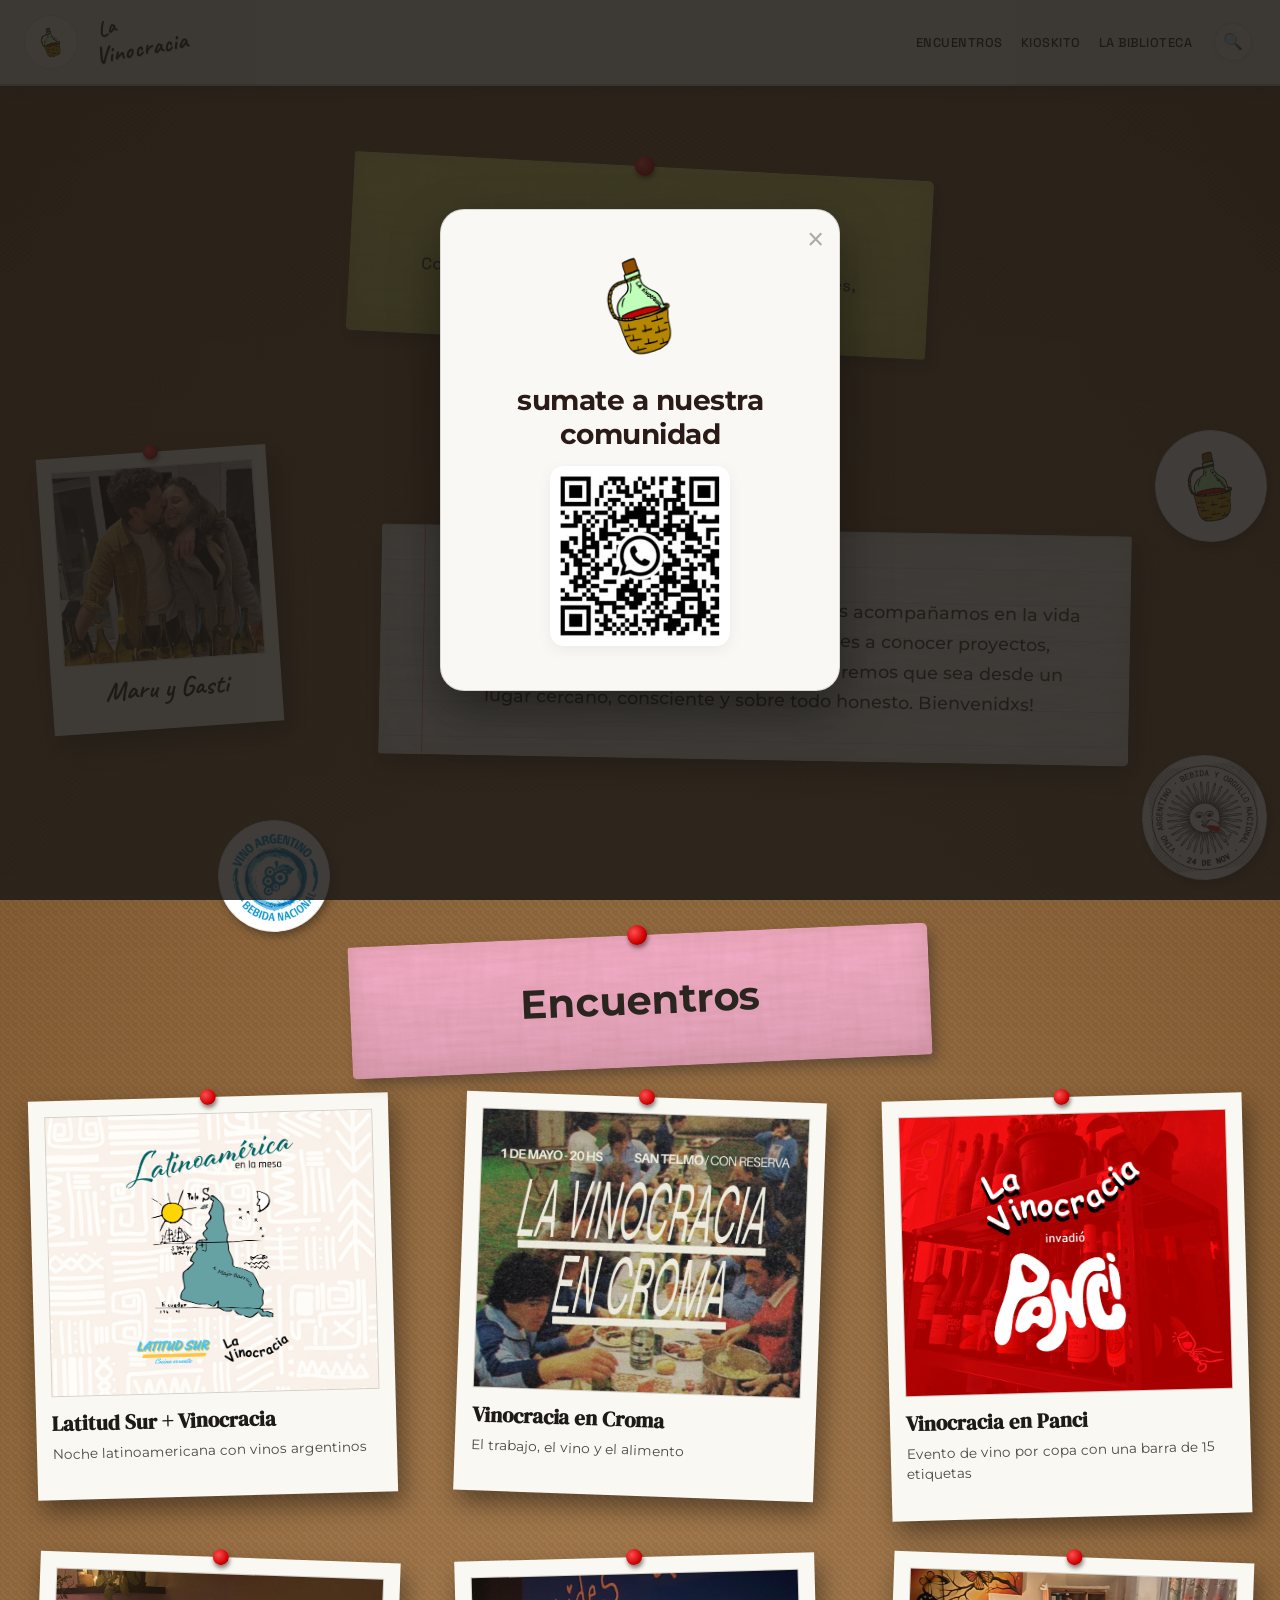
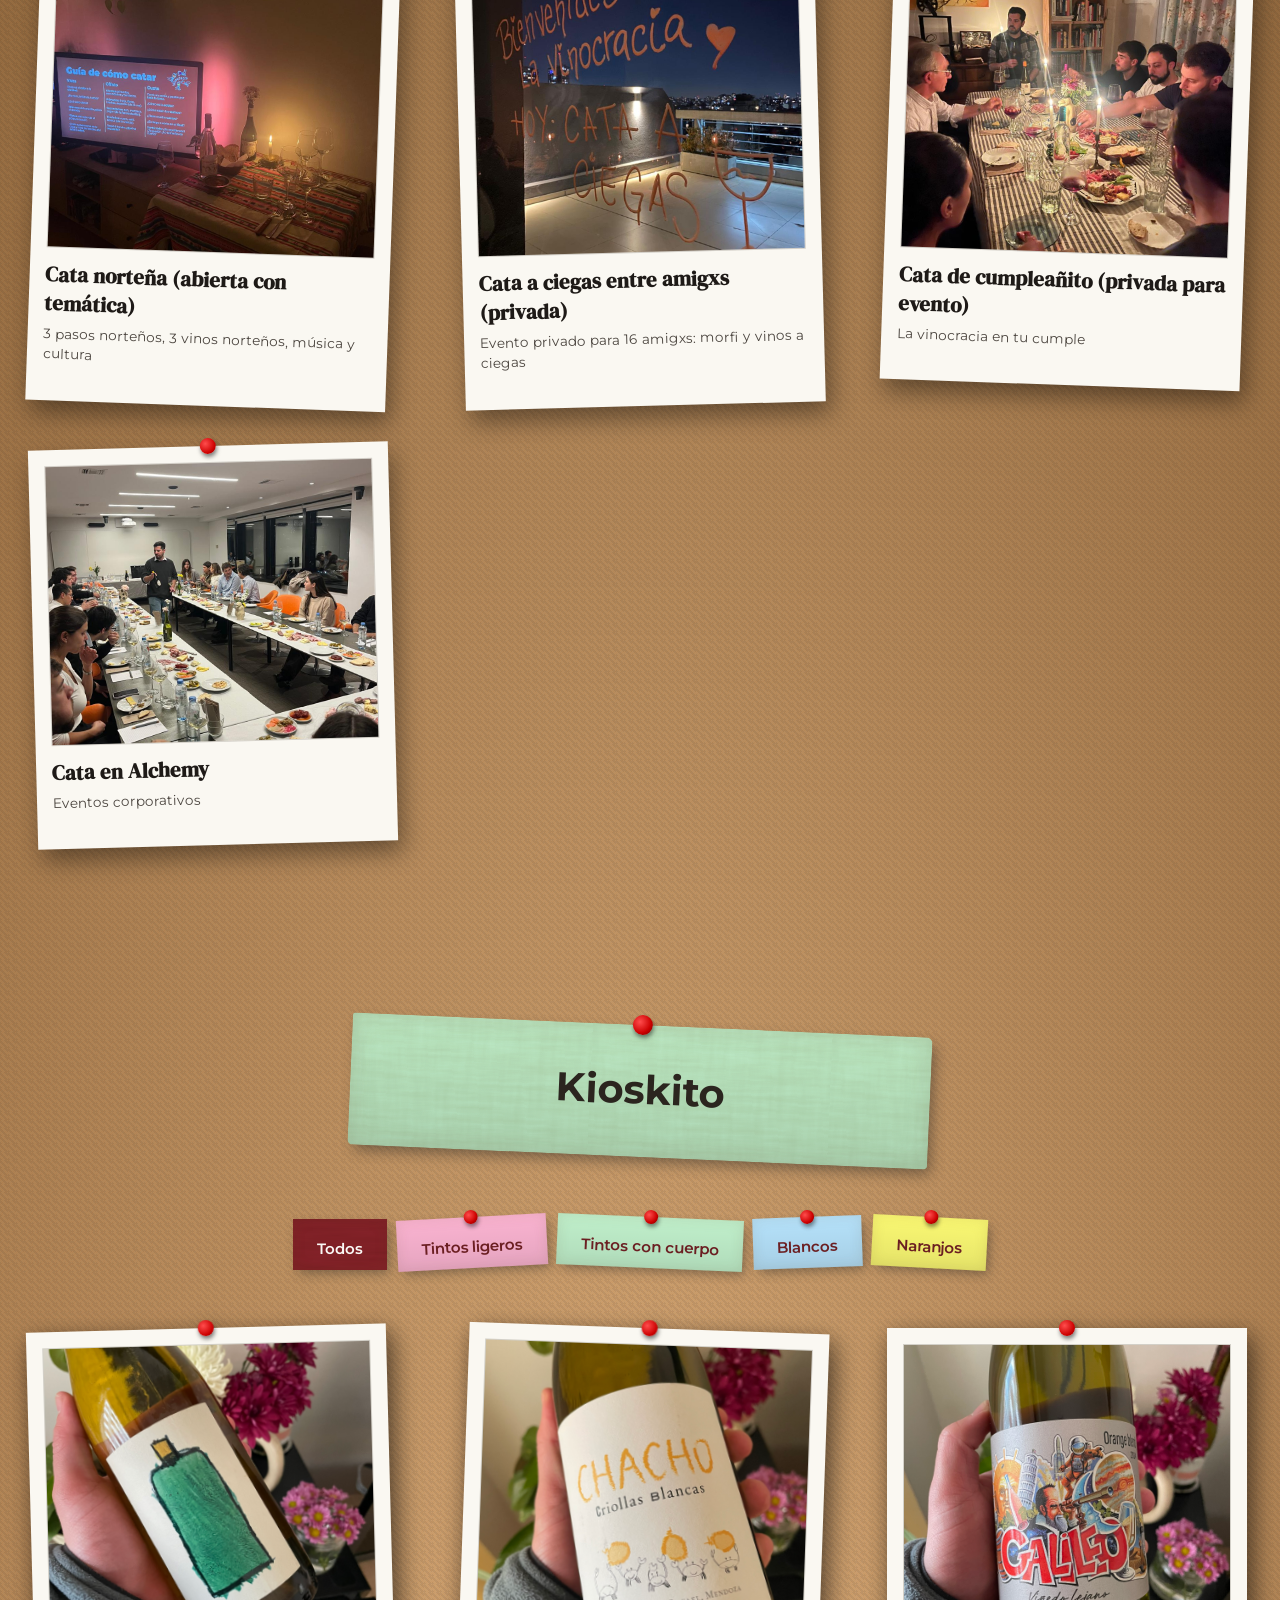
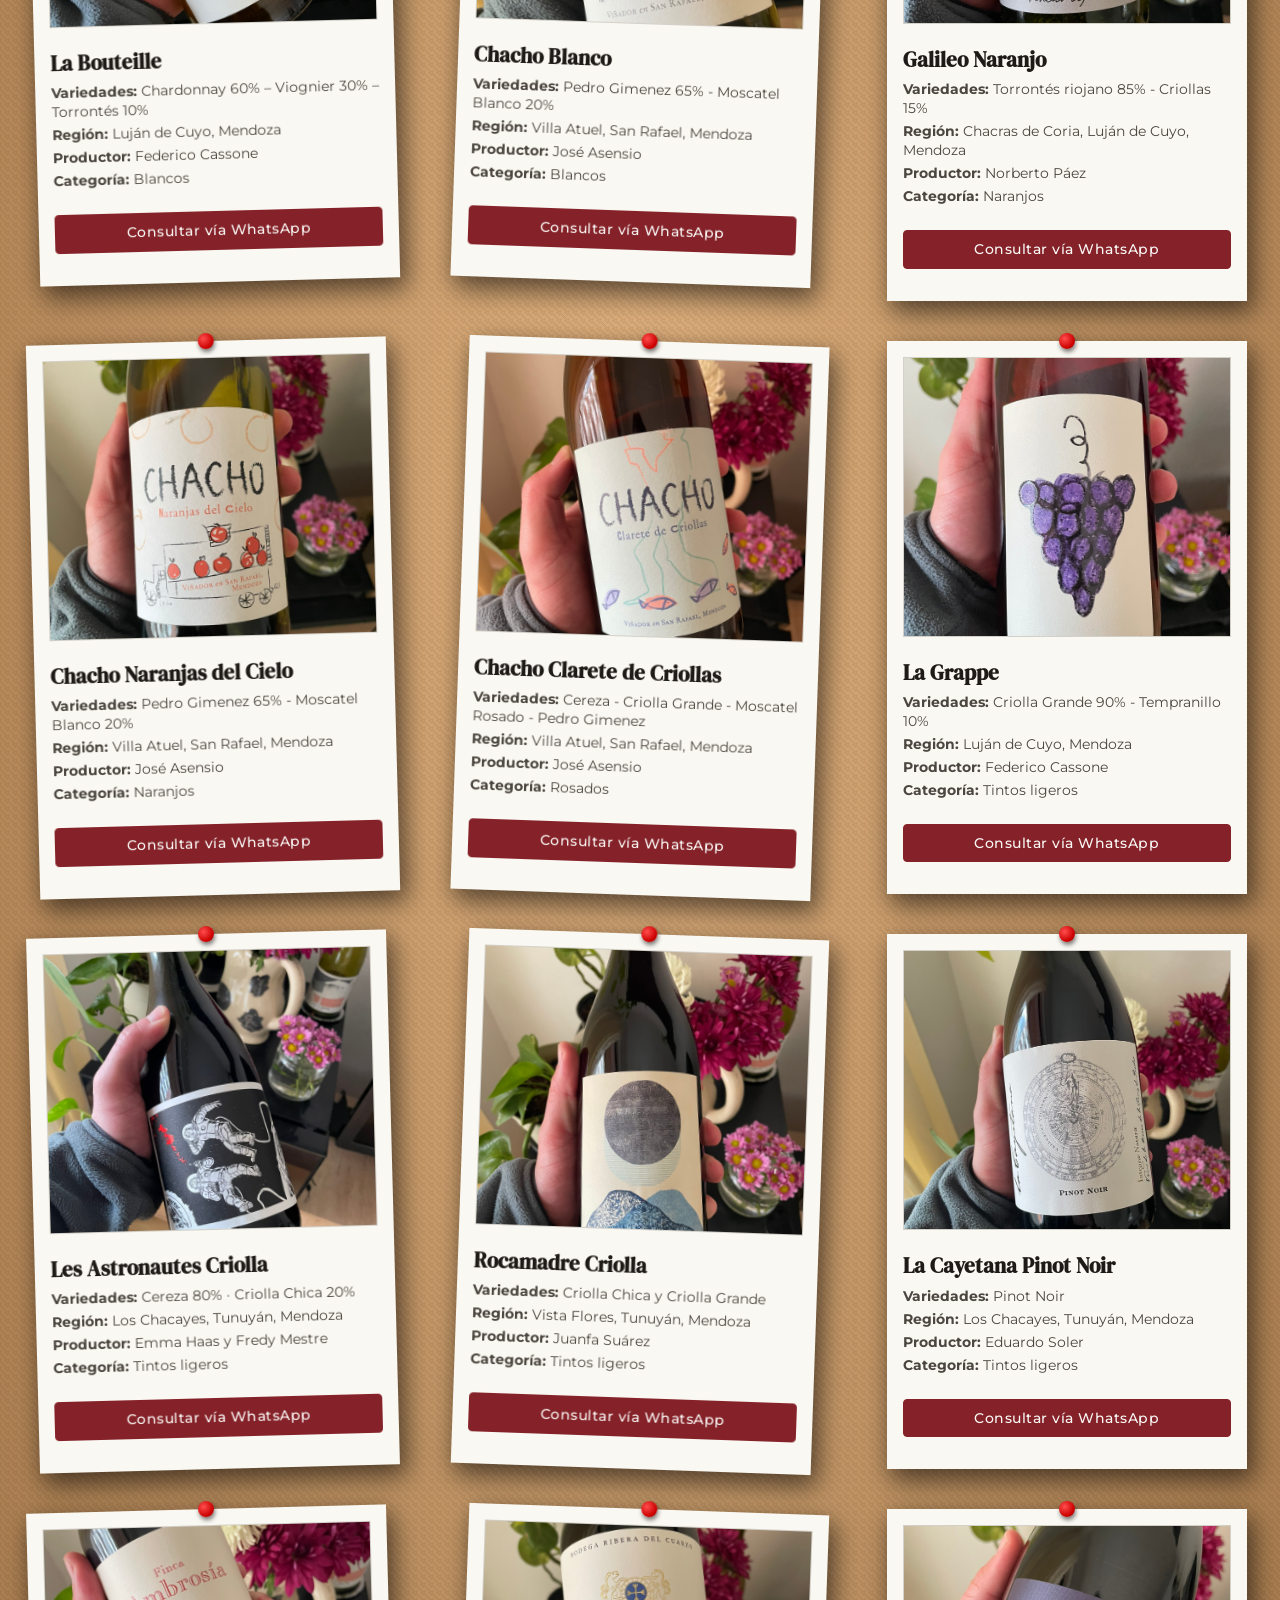
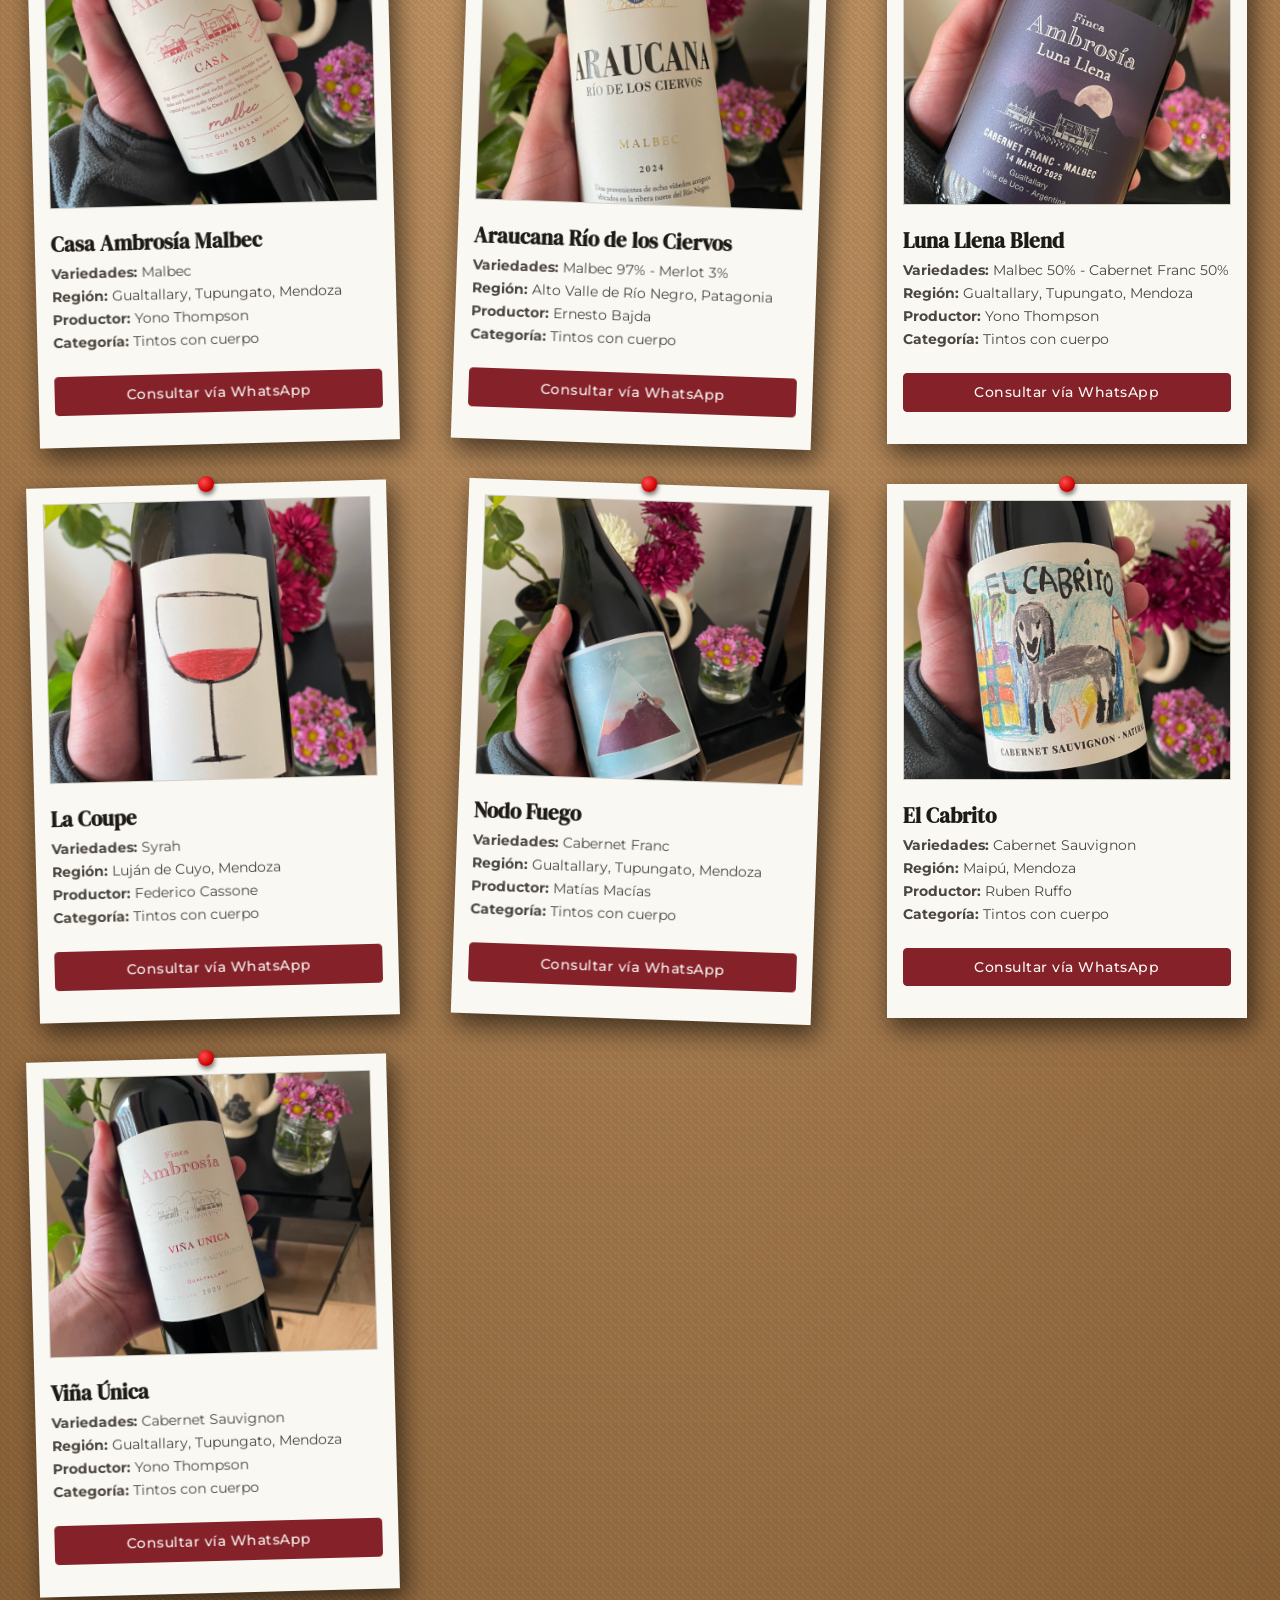
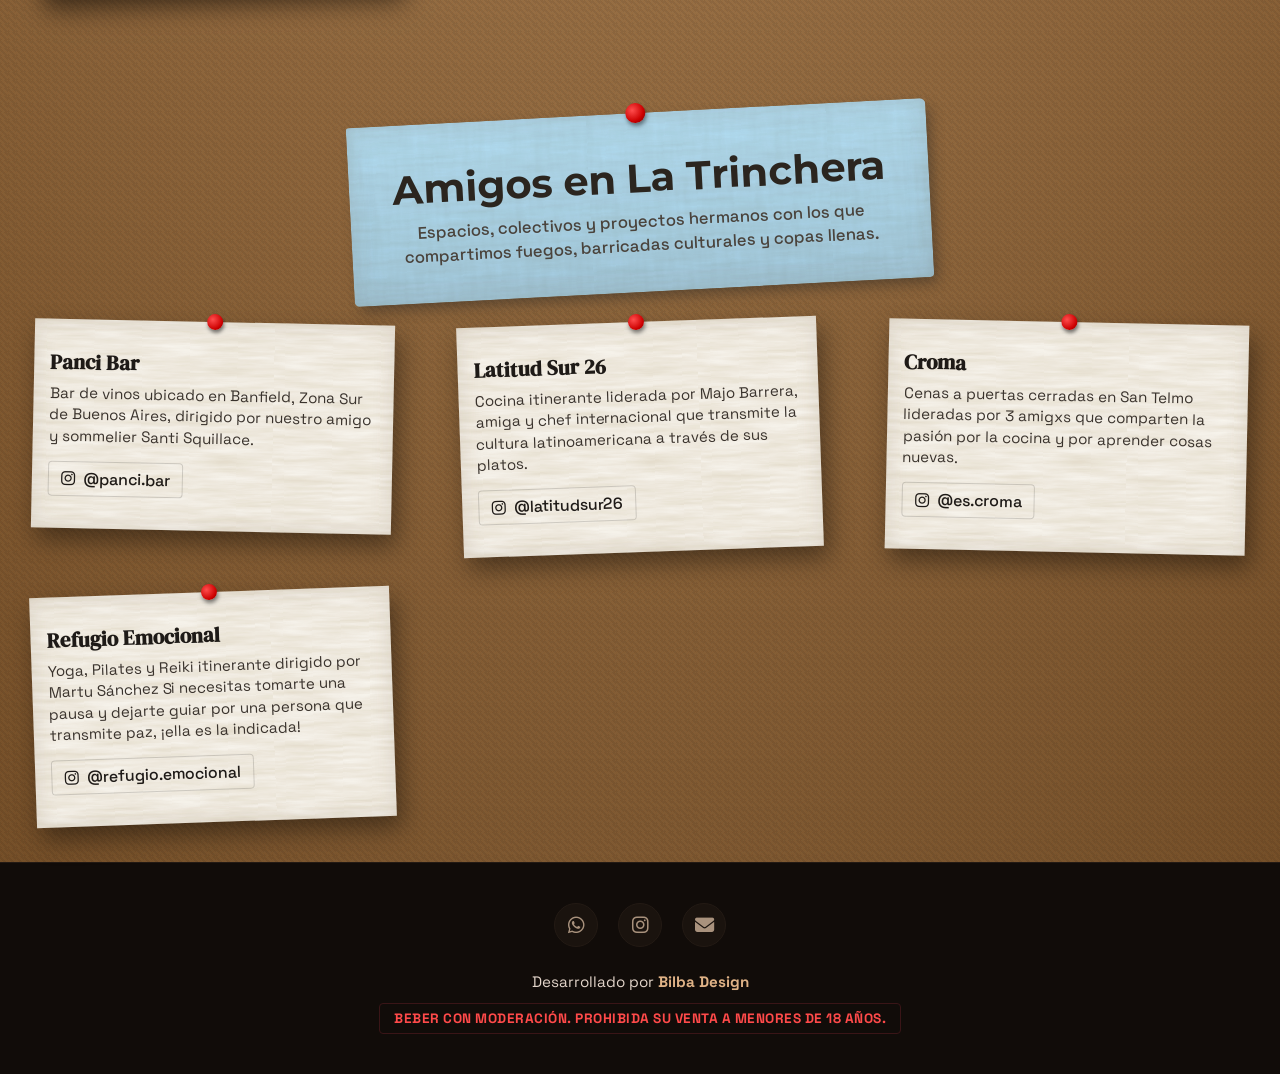
<file: index.html>
<!DOCTYPE html>
<html lang="es">
<head>
    <meta charset="UTF-8">
    <meta name="viewport" content="width=device-width, initial-scale=1.0">
    <title>La Vinocracia</title>
    
    <link rel="icon" href="img/Main/logo01.png" type="image/png">
    
    <link rel="stylesheet" href="https://cdnjs.cloudflare.com/ajax/libs/font-awesome/6.4.0/css/all.min.css">
    
    <link rel="stylesheet" href="estilos.css"> <!-- estilos.css no se movió, se mantiene -->
    <link rel="stylesheet" href="kioskito/kioskito.css">
    <link rel="stylesheet" href="footer.css">
</head>
<body>

    <!-- El contenedor del navbar se cargará aquí -->
    <div id="navbar-container"></div>

    <!-- El contenedor del modal se cargará aquí -->
    <div id="modal-container"></div>

    <!-- ========================================== -->
    <!-- VISTA DE BÚSQUEDA INMERSIVA (OVERLAY)      -->
    <!-- ========================================== -->
    <div id="search-overlay" class="search-overlay-container">
    
    <!-- El panel ahora envuelve a la X para que quede dentro del fondo beige -->
    <div class="search-overlay-content">
        <button id="search-overlay-close" class="search-overlay-close-btn" aria-label="Cerrar búsqueda">&times;</button>
        
        <!-- Vista 1: Buscador y Grilla de Resultados -->
        <div id="search-view">
            <div class="search-input-wrapper">
                <input type="text" id="search-overlay-input" class="search-overlay-input" placeholder="Escribí un vino, bodega o región...">
            </div>
            
            <div id="search-overlay-results" class="search-overlay-grid">
                <!-- Los resultados de la búsqueda aparecerán aquí -->
            </div>
        </div>
    </div>

</div>

    <div id="detail-overlay" class="detail-overlay-container" aria-hidden="true">
        <div class="detail-overlay-card">
            <button id="detail-overlay-close" class="detail-overlay-close-btn" aria-label="Cerrar detalle">&times;</button>
            <div id="detail-overlay-content" class="detail-overlay-content"></div>
        </div>
    </div>

    <!-- HEADER: Ahora actúa como sección base y contiene al Post-it unificado -->
    <header class="hero-section">
        <div class="main-header">
            <h1 class="header-title">La Vinocracia</h1>
            <p class="header-subtitle">Compartimos el vino y el alimento a través de lugares, culturas y personas.</p>
        </div>
    </header>

<section class="manifesto-section">
    <div class="polaroid-nosotros foto-01">
        <div class="polaroid-img-container">
            <img src="img/Main/nosotros01.png" alt="Nosotros 01" class="polaroid-photo">
        </div>
        <div class="polaroid-caption">Maru y Gasti</div>
    </div>

    <div class="manifesto-sticker sticker-vinoarg">
        <img src="img/Main/logo_vinoarg.png" alt="Logo Vino Argentino" class="sticker-img">
    </div>

    <div class="manifesto-content">
        <p>Somos Maru y Gasti, hace mucho tiempo nos acompañamos en la vida y ahora decidimos acompañarlxs a ustedes a conocer proyectos, personas y lugares que nos convocan.
             Queremos que sea desde un lugar cercano, consciente y sobre todo honesto. Bienvenidxs!</p>
    </div>

    <div class="manifesto-sticker sticker-vinocracia">
        <img src="img/Main/logo01.png" alt="Logo La Vinocracia" class="sticker-img">
    </div>
    <div class="manifesto-sticker sticker-noviembre">
        <img src="img/Main/24 de noviembre.jfif" alt="24 de noviembre" class="sticker-img">
    </div>
</section>
 <section id="mendoza" class="events-section">
        <div class="events-container">
            <!-- POST-IT ENCUENTROS -->
            <!-- <div class="section-title-white">
                <h2>Mendoza </h2>
                <h3 class="event-title">Seccion en construcción</h3>
            </div> -->

            <!-- En el cuerpo de tu index.html ENCUENTROS-->
<div id="encuentros-container" class="async-section-loading" aria-busy="true">
    <div class="loading-grid" aria-hidden="true">
        <div class="loading-card"><span class="loading-image"></span><span class="loading-line loading-line-title"></span><span class="loading-line"></span></div>
        <div class="loading-card"><span class="loading-image"></span><span class="loading-line loading-line-title"></span><span class="loading-line"></span></div>
        <div class="loading-card"><span class="loading-image"></span><span class="loading-line loading-line-title"></span><span class="loading-line"></span></div>
    </div>
</div>

<script>
function initEncuentros() {
    // Carga del Navbar
    fetch('navbar.html')
        .then(res => res.text())
        .then(text => {
            document.getElementById('navbar-container').innerHTML = text;
            document.dispatchEvent(new Event('navbarLoaded'));
        });

    // Carga de Encuentros
    fetch('encuentros.html')
        .then(res => res.text())
        .then(html => {
            document.getElementById('encuentros-container').innerHTML = html;
            document.getElementById('encuentros-container').removeAttribute('aria-busy');

            const encuentroCards = document.querySelectorAll('#encuentros-container .event-card');
            const isTouchDevice = window.matchMedia('(hover: none), (pointer: coarse)');

            encuentroCards.forEach(card => {
                card.addEventListener('click', () => {
                    if (!isTouchDevice.matches) return;
                    if (document.activeElement === card) {
                        card.blur();
                    } else {
                        card.focus();
                    }
                });
            });

            document.addEventListener('click', event => {
                if (!isTouchDevice.matches || event.target.closest('#encuentros-container .event-card')) return;
                document.querySelector('#encuentros-container .event-card:focus')?.blur();
            });
        });

    // Carga del Modal
    fetch('modal.html')
        .then(res => res.text())
        .then(text => {
            document.getElementById('modal-container').innerHTML = text;
            if (window.initModal) {
                window.initModal();
            } else {
                const modalScript = document.createElement('script');
                modalScript.src = 'modal.js';
                modalScript.onload = () => {
                    if (window.initModal) window.initModal();
                };
                document.body.appendChild(modalScript);
            }
        });
}

document.addEventListener("DOMContentLoaded", initEncuentros);
</script>

    <!-- ========================================== -->
    <!-- SECCIÓN: Kioskito (PRODUCTOS)               -->
    <!-- ========================================== -->
   
    <!-- El contenedor del Kioskito se cargará aquí -->
    <div id="kioskito-container" class="async-section-loading" aria-busy="true">
        <div class="loading-grid" aria-hidden="true">
            <div class="loading-card"><span class="loading-image"></span><span class="loading-line loading-line-title"></span><span class="loading-line"></span></div>
            <div class="loading-card"><span class="loading-image"></span><span class="loading-line loading-line-title"></span><span class="loading-line"></span></div>
            <div class="loading-card"><span class="loading-image"></span><span class="loading-line loading-line-title"></span><span class="loading-line"></span></div>
        </div>
    </div>

    <script src="kioskito/vinos.js"></script>
    <script src="kioskito/kioskito.js"></script>
    <script>
    function initSharedComponents() {
        // Carga el navbar en el contenedor
        fetch('navbar.html')
            .then(res => res.text())
            .then(text => {
                document.getElementById('navbar-container').innerHTML = text;
                const menuToggle = document.querySelector('.nav-menu-toggle');
                const navMenu = document.querySelector('.nav-menu');
                if (menuToggle && navMenu) {
                    menuToggle.addEventListener('click', () => {
                        const isOpen = navMenu.classList.toggle('is-open');
                        menuToggle.setAttribute('aria-expanded', String(isOpen));
                        menuToggle.setAttribute('aria-label', isOpen ? 'Cerrar menú' : 'Abrir menú');
                    });
                    navMenu.querySelectorAll('a').forEach(link => {
                        link.addEventListener('click', () => {
                            navMenu.classList.remove('is-open');
                            menuToggle.setAttribute('aria-expanded', 'false');
                            menuToggle.setAttribute('aria-label', 'Abrir menú');
                        });
                    });
                }
                // Avisamos a toda la aplicación que el navbar está listo.
                document.dispatchEvent(new Event('navbarLoaded'));
            });

        // Carga el modal en su contenedor y luego inicializa su lógica
        fetch('modal.html')
            .then(res => res.text())
            .then(text => {
                document.getElementById('modal-container').innerHTML = text;
                if (window.initModal) {
                    window.initModal();
                } else {
                    const modalScript = document.createElement('script');
                    modalScript.src = 'modal.js';
                    modalScript.onload = () => {
                        if (window.initModal) window.initModal();
                    };
                    document.body.appendChild(modalScript);
                }
            });
    }

    document.addEventListener("DOMContentLoaded", initSharedComponents);
</script>

 <section id="deOrigen" class="events-section">
        <div class="events-container">
            <!-- POST-IT ENCUENTROS -->
            <!-- <div class="section-title-white">
                <h2>De Origen </h2>
                <h3 class="event-title">Seccion en construcción</h3>
            </div> -->


    <!-- ========================================== -->
    <!-- COMPONENTE: AMIGOS EN LA TRINCHERA         -->
    <!-- ========================================== -->
    <section class="trinchera-section">
        <div class="trinchera-container">
            <!-- POST-IT TRINCHERA: Unifica título y bajada -->
            <div class="trinchera-title">
                <h2>Amigos en <span class="accent-text">La Trinchera</span></h2>
                <p class="trinchera-subtitle">Espacios, colectivos y proyectos hermanos con los que compartimos fuegos, barricadas culturales y copas llenas.</p>
            </div>
            
            <div class="trinchera-grid">
                <!-- AMIGO 1: PANCI BAR -->
                <div class="trinchera-card">
                    <div class="trinchera-badge">📍 Lomas de Zamora</div>
                    <div class="trinchera-content">
                        <h3 class="amigo-name">Panci Bar</h3>
                        <p class="amigo-bio"> Bar de vinos ubicado en Banfield, Zona Sur de Buenos Aires, dirigido por nuestro amigo y sommelier Santi Squillace.</p>
                        <a href="https://www.instagram.com/panci.bar/" target="_blank" class="amigo-instagram" title="Seguir a Panci Bar en Instagram">
                            <i class="fa-brands fa-instagram"></i> @panci.bar
                        </a>
                    </div>
                </div>

                <!-- AMIGO 2: LATITUD SUR -->
                <div class="trinchera-card">
                    <div class="trinchera-badge">📍 Cocina Errante</div>
                    <div class="trinchera-content">
                        <h3 class="amigo-name">Latitud Sur 26</h3>
                        <p class="amigo-bio">Cocina itinerante liderada por Majo Barrera, amiga y chef internacional que transmite la cultura latinoamericana a través de sus platos.</p>
                        <a href="https://www.instagram.com/latitudsur26" target="_blank" class="amigo-instagram" title="Seguir a Latitud Sur 26 en Instagram">
                            <i class="fa-brands fa-instagram"></i> @latitudsur26
                        </a>
                    </div>
                </div>

                <!-- AMIGO 3: CROMA -->
                <div class="trinchera-card">
                    <div class="trinchera-badge">📍 San Telmo</div>
                    <div class="trinchera-content">
                        <h3 class="amigo-name">Croma</h3>
                        <p class="amigo-bio">Cenas a puertas cerradas en San Telmo lideradas por 3 amigxs que comparten la pasión por la cocina y por aprender cosas nuevas.</p>
                        <a href="https://www.instagram.com/es.croma/" target="_blank" class="amigo-instagram" title="Seguir a Croma en Instagram">
                            <i class="fa-brands fa-instagram"></i> @es.croma
                        </a>
                    </div>
                </div>
                 <!-- AMIGO 4: Refugio emocional -->
                                <div class="trinchera-card">
                    <div class="trinchera-badge">📍 La Paternal</div>
                    <div class="trinchera-content">
                        <h3 class="amigo-name">Refugio Emocional</h3>
                        <p class="amigo-bio"> Yoga, Pilates y Reiki itinerante dirigido por Martu Sánchez  Si necesitas tomarte una pausa y dejarte guiar por una persona que transmite paz, ¡ella es la indicada!
</p>
                        <a href="https://www.instagram.com/refugio.emocional/" target="_blank" class="amigo-instagram" title="Seguir a Refugio Emocional en Instagram">
                            <i class="fa-brands fa-instagram"></i> @refugio.emocional
                        </a>
                    </div>
                </div>
            </div>
        </div>
    </section>
<footer class="main-footer">
    <div class="footer-container">
        
        <div class="social-wrapper">
            <a href="https://wa.me/5491161952385" target="_blank" class="social-icon" title="WhatsApp">
                <i class="fa-brands fa-whatsapp"></i>
            </a>
            <a href="https://instagram.com" target="_blank" class="social-icon" title="Instagram">
                <i class="fa-brands fa-instagram"></i>
            </a>
            <a href="mailto:vinocracia@gmail.com" class="social-icon" title="Correo Electrónico">
                <i class="fa-solid fa-envelope"></i>
            </a>
        </div>

        <p class="developer-signature">Desarrollado por <span>Bilba Design</span></p>
        <div class="legal-notice">Beber con moderación. Prohibida su venta a menores de 18 años.</div>

    </div>
</footer>
</body>

</html>
</file>
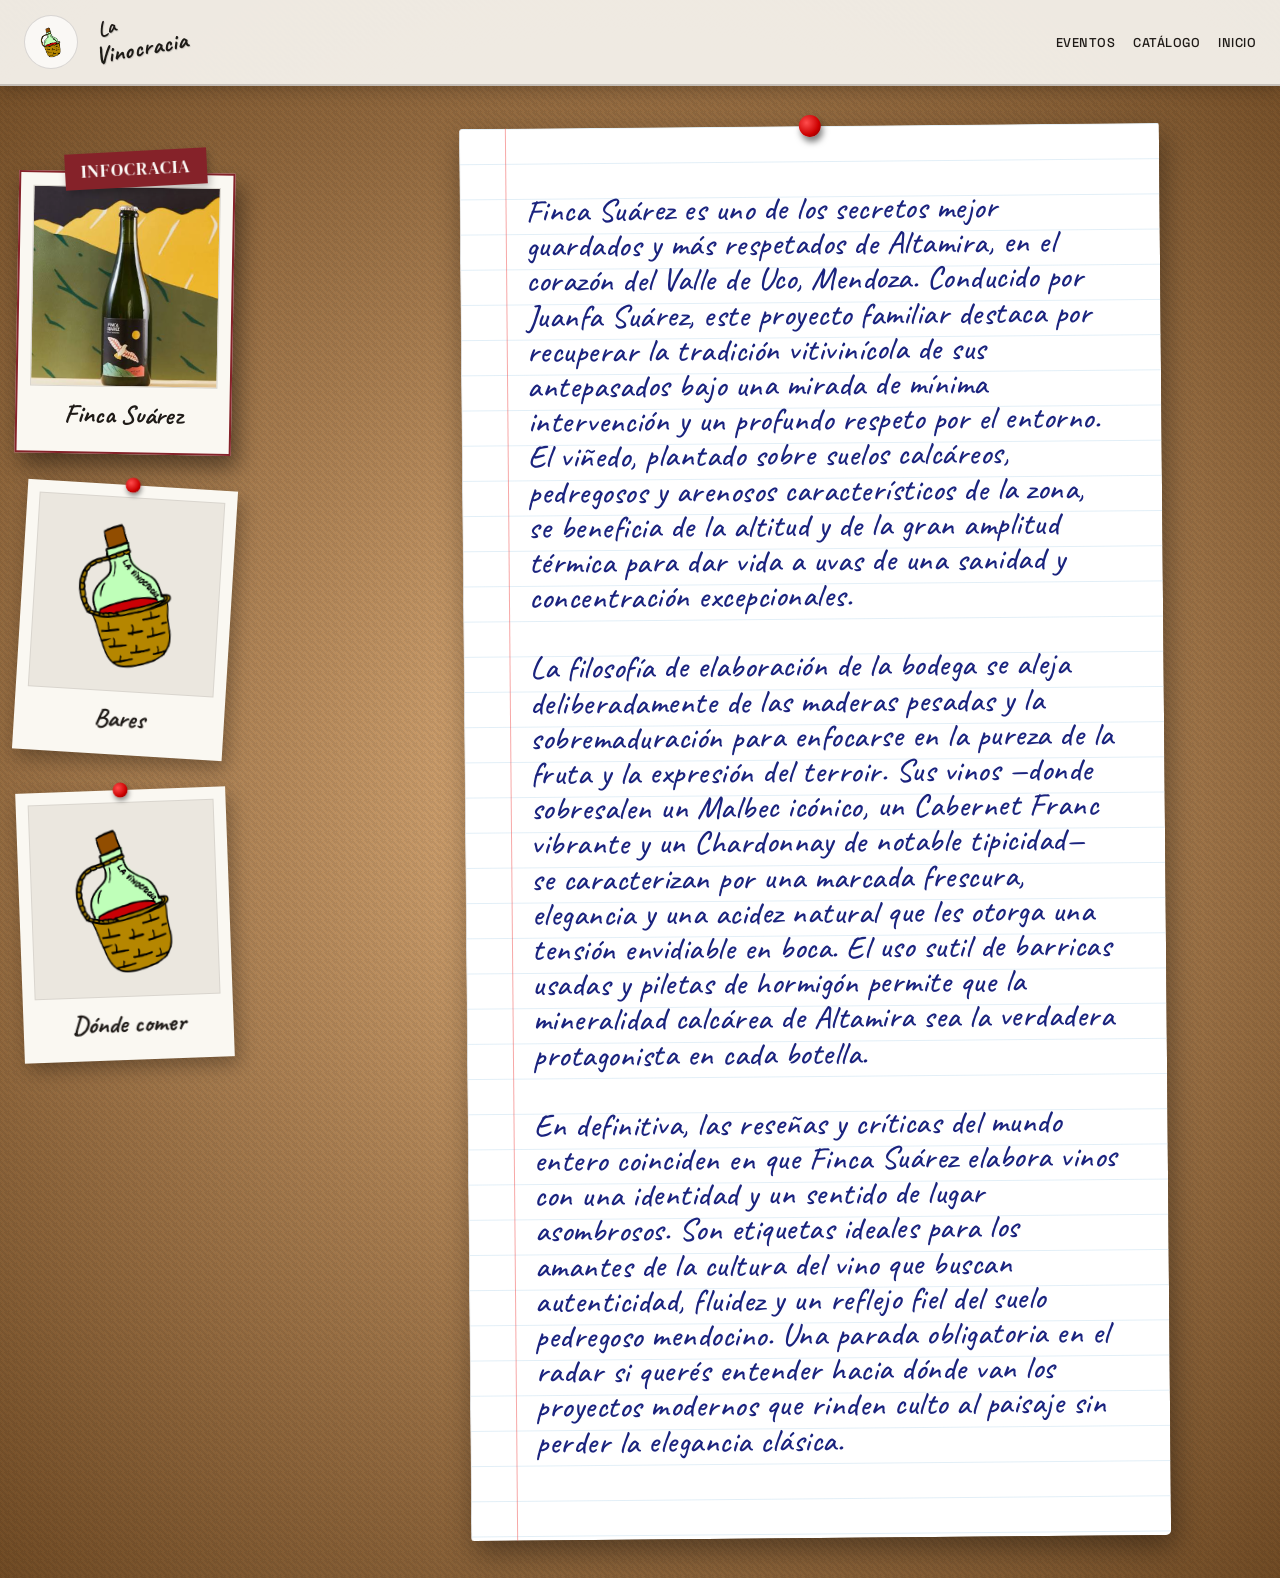
<file: infocracia.html>
<!DOCTYPE html>
<html lang="es">
<head>
    <meta charset="UTF-8">
    <meta name="viewport" content="width=device-width, initial-scale=1.0">
    <title>Infocracia - Cultura del Vino</title>
    <link rel="stylesheet" href="estilos.css">
</head>
<body>

<nav class="navbar">
        <div class="nav-identity">
            <div class="logo-container">
                <img src="img/Main/logo01.png" alt="Damajuana" class="logo-img">
            </div>

            <div class="svg-container">
                <svg viewBox="0 0 400 110" width="100%" height="100%">
                    <defs>
                        <path id="mixCurveLa" d="M 20,45 L 90,22" fill="transparent" />
                        <path id="mixCurveVinocracia" d="M 15,95 L 290,45" fill="transparent" />
                        <filter id="mixTextShadow" x="-10%" y="-10%" width="120%" height="120%">
                            <feDropShadow dx="1" dy="1.5" stdDeviation="0.8" flood-color="#000000" flood-opacity="0.2" />
                        </filter>
                    </defs>
                    <text font-family="'Caveat', cursive" font-size="38" font-weight="900" fill="#1a1a1a" filter="url(#mixTextShadow)">
                        <textPath href="#mixCurveLa" startOffset="0%">La</textPath>
                    </text>
                    <text font-family="'Caveat', cursive" font-size="44" font-weight="900" fill="#1a1a1a" filter="url(#mixTextShadow)" letter-spacing="0.5px">
                        <textPath href="#mixCurveVinocracia" startOffset="0%">Vinocracia</textPath>
                    </text>
                </svg>
            </div>
        </div>

        <div class="nav-menu">
            <a href="#eventos">Eventos</a>
            <a href="#catalogo">Catálogo</a>
            <a href="index.html">Inicio</a>
        </div>
    </nav>
    
   
</nav>
    </div>
</header>

<main class="main-board">
    <section class="infocracia-container">
        
        <!-- COLUMNA IZQUIERDA: MENÚ DE POLAROIDS SELECCIONABLES -->
        <div class="infocracia-menu">
            <div class="infocracia-header-label">Infocracia</div>
            
            <!-- Polaroid 1: Finca Suárez -->
            <div class="infocracia-polaroid active" onclick="cargarNota('infocracia/nota1.txt', this)">
                <div class="infocracia-img-container">
                    <img src="infocracia/fotoNota01.png" alt="Finca Suárez" class="infocracia-photo">
                </div>
                <div class="infocracia-caption">Finca Suárez</div>
            </div>

            <!-- Polaroid 2: Bares -->
            <div class="infocracia-polaroid" onclick="cargarNota('infocracia/nota2.txt', this)">
                <div class="infocracia-img-container">
                    <img src="img/Main/logo01.png" alt="Bares de Vino" class="infocracia-photo" onerror="this.src='img/Main/logo01.png'; this.style.objectFit='contain';">
                </div>
                <div class="infocracia-caption">Bares</div>
            </div>

            <!-- Polaroid 3: Dónde comer -->
            <div class="infocracia-polaroid" onclick="cargarNota('infocracia/nota3.txt', this)">
                <div class="infocracia-img-container">
                    <img src="img/Main/logo01.png" alt="Dónde Comer" class="infocracia-photo" onerror="this.src='img/Main/logo01.png'; this.style.objectFit='contain';">
                </div>
                <div class="infocracia-caption">Dónde comer</div>
            </div>
        </div>

        <!-- COLUMNA DERECHA: LA HOJA RAYADA QUE MUESTRA LA NOTA SELECCIONADA -->
        <div class="infocracia-content">
            <div class="infocracia-notebook-paper">
                <div id="infocracia-text-content">
                    <p>Seleccioná una nota del tablero para leer...</p>
                </div>
            </div>
        </div>

    </section>
</main>

<script>
    const notasTexto = {
        'infocracia/nota1.txt': `Finca Suárez es uno de los secretos mejor guardados y más respetados de Altamira, en el corazón del Valle de Uco, Mendoza. Conducido por Juanfa Suárez, este proyecto familiar destaca por recuperar la tradición vitivinícola de sus antepasados bajo una mirada de mínima intervención y un profundo respeto por el entorno. El viñedo, plantado sobre suelos calcáreos, pedregosos y arenosos característicos de la zona, se beneficia de la altitud y de la gran amplitud térmica para dar vida a uvas de una sanidad y concentración excepcionales.

La filosofía de elaboración de la bodega se aleja deliberadamente de las maderas pesadas y la sobremaduración para enfocarse en la pureza de la fruta y la expresión del terroir. Sus vinos —donde sobresalen un Malbec icónico, un Cabernet Franc vibrante y un Chardonnay de notable tipicidad— se caracterizan por una marcada frescura, elegancia y una acidez natural que les otorga una tensión envidiable en boca. El uso sutil de barricas usadas y piletas de hormigón permite que la mineralidad calcárea de Altamira sea la verdadera protagonista en cada botella.

En definitiva, las reseñas y críticas del mundo entero coinciden en que Finca Suárez elabora vinos con una identidad y un sentido de lugar asombrosos. Son etiquetas ideales para los amantes de la cultura del vino que buscan autenticidad, fluidez y un reflejo fiel del suelo pedregoso mendocino. Una parada obligatoria en el radar si querés entender hacia dónde van los proyectos modernos que rinden culto al paisaje sin perder la elegancia clásica.`,
        'infocracia/nota2.txt': 'Próximamente más contenido para esta nota.',
        'infocracia/nota3.txt': 'Próximamente más contenido para esta nota.'
    };

    function renderizarTexto(texto) {
        const parrafos = texto.split('\n').filter(parrafo => parrafo.trim() !== '').map(p => `<p>${p}</p>`).join('');
        document.getElementById('infocracia-text-content').innerHTML = parrafos;
    }

    function cargarNota(rutaArchivo, elementoPolaroid) {
        // 1. Cambiar la clase activa visualmente en las Polaroids
        document.querySelectorAll('.infocracia-polaroid').forEach(p => p.classList.remove('active'));
        if(elementoPolaroid) {
            elementoPolaroid.classList.add('active');
        }

        // 2. Intentar primero con el contenido embebido para que funcione al abrir el archivo localmente
        if (notasTexto[rutaArchivo]) {
            renderizarTexto(notasTexto[rutaArchivo]);
            return;
        }

        fetch(rutaArchivo)
            .then(response => {
                if (!response.ok) throw new Error("No se pudo cargar la nota seleccionada.");
                return response.text();
            })
            .then(data => {
                renderizarTexto(data);
            })
            .catch(error => {
                console.error(error);
                document.getElementById('infocracia-text-content').innerHTML = "<p>Contenido no disponible momentáneamente.</p>";
            });
    }

    // Al cargar la página por primera vez, abrimos automáticamente Finca Suárez
    document.addEventListener("DOMContentLoaded", function() {
        cargarNota('infocracia/nota1.txt', document.querySelector('.infocracia-polaroid'));
    });
</script>
</body>
</html>
</file>
<file: estilos.css>
/* ==========================================================================
   IDENTIDAD CULTURAL: "SUR MODERNO" - TABLERO DE CORCHO COMPLETO
   ========================================================================== */

@import url('https://fonts.googleapis.com/css2?family=Caveat:wght=500;700&family=DM+Serif+Display&family=Montserrat:wght@400;500;600;700&family=Space+Grotesk:wght@400;500;700&display=swap');

:root {
    --color-wine: #852229;
    --color-teal: #4E878C;
    --color-sun: #E6A633;
    --font-manuscrita: 'Caveat', cursive;
    --font-headers: 'DM Serif Display', serif;
    --font-body: 'Space Grotesk', sans-serif;
    
    /* Colores base exactos para simular el papel de los Post-its */
    --postit-yellow: #FFFD75;
    --postit-pink: #ffb7d5;
    --postit-green: #c4f4cf;
    --postit-blue: #b9e6ff;
}

/* ==========================================================================
   RESET GENERAL Y FONDO DE CORCHO TEXTURIZADO GLOBAL
   ========================================================================== */
* {
    box-sizing: border-box;
    margin: 0;
    padding: 0;
}

html, body {
    width: 100%;
    max-width: 100vw;
    overflow-x: hidden;
    background: 
        radial-gradient(circle at 50% 50%, rgba(255, 255, 255, 0.15), rgba(40, 25, 10, 0.45)),
        repeating-linear-gradient(45deg, rgba(28, 14, 4, 0.08) 0px, rgba(28, 14, 4, 0.08) 2px, transparent 2px, transparent 4px),
        repeating-linear-gradient(-45deg, rgba(145, 105, 65, 0.15) 0px, rgba(145, 105, 65, 0.15) 1px, transparent 1px, transparent 3px),
        radial-gradient(rgba(224, 169, 109, 0.95), rgba(171, 117, 60, 0.98));
    background-size: 100% 100%, 8px 8px, 6px 6px, 100% 100%;
    background-blend-mode: normal, multiply, overlay, normal;
    background-color: #ab753c;
    font-family: var(--font-body);
    -webkit-font-smoothing: antialiased;
}

/* ==========================================================================
   ESTILO DE LOS CONTENEDORES DE ENCABEZADOS (POST-ITS GRANDES)
   ========================================================================== */
.catalog-title, .trinchera-title, .section-title-white, .main-header {
    max-width: 580px;
    width: 90%;
    margin: 80px auto 50px auto !important;
    padding: 40px 40px 35px 40px !important; 
    position: relative !important;
    text-align: center !important;
    display: block !important;
    box-sizing: border-box !important;
    overflow: visible !important; 
    border: none !important;

    /* Sombreado de deformación realista basado en tu referencia */
    border-radius: 3px 6px 4px 5px !important;
    box-shadow: 5px 7px 14px -2px rgba(33,33,33,.45), inset 0 0 28px rgba(92,62,32,0.14) !important;
    transition: transform .15s ease;
    z-index: 1;
}

/* Grano y variaciones suaves de luz para simular papel */
div.main-header {
    background: linear-gradient(to bottom, rgba(0,0,0,0.02), rgba(0,0,0,0.1)), var(--postit-yellow) !important;
    transform: rotate(2deg) skew(-1deg,1deg) !important;
}
div.section-title-white {
    background: linear-gradient(to bottom, rgba(0,0,0,0.02), rgba(0,0,0,0.1)), var(--postit-pink) !important;
    transform: rotate(-1.5deg) skew(1deg,-1deg) !important;
}
div.catalog-title {
    background: linear-gradient(to bottom, rgba(0,0,0,0.02), rgba(0,0,0,0.1)), var(--postit-green) !important;
    transform: rotate(1.5deg) skew(-1deg,1deg) !important;
}
div.trinchera-title {
    background: linear-gradient(to bottom, rgba(0,0,0,0.02), rgba(0,0,0,0.1)), var(--postit-blue) !important;
    transform: rotate(-2deg) skew(1deg,-1deg) !important;
}

.catalog-title::after,
.trinchera-title::after,
.section-title-white::after,
.main-header::after {
    content: "";
    position: absolute;
    inset: 0;
    z-index: 0;
    pointer-events: none;
    opacity: 0.5;
    mix-blend-mode: multiply;
    background-image: url("data:image/svg+xml,%3Csvg xmlns='http://www.w3.org/2000/svg' width='240' height='180'%3E%3Cfilter id='paperWrinklesA'%3E%3CfeTurbulence type='fractalNoise' baseFrequency='.018 .18' numOctaves='4' seed='17' stitchTiles='stitch'/%3E%3CfeColorMatrix values='0 0 0 0 .35 0 0 0 0 .22 0 0 0 0 .08 0 0 0 .3 0'/%3E%3C/filter%3E%3Crect width='100%25' height='100%25' filter='url(%23paperWrinklesA)'/%3E%3C/svg%3E"), url("data:image/svg+xml,%3Csvg xmlns='http://www.w3.org/2000/svg' width='240' height='180'%3E%3Cfilter id='paperWrinklesB'%3E%3CfeTurbulence type='fractalNoise' baseFrequency='.14 .025' numOctaves='3' seed='31' stitchTiles='stitch'/%3E%3CfeColorMatrix values='0 0 0 0 .25 0 0 0 0 .16 0 0 0 0 .06 0 0 0 .16 0'/%3E%3C/filter%3E%3Crect width='100%25' height='100%25' filter='url(%23paperWrinklesB)'/%3E%3C/svg%3E");
}

.catalog-title > *,
.trinchera-title > *,
.section-title-white > *,
.main-header > * {
    position: relative;
    z-index: 1;
}

/* ==========================================================================
   FILTROS: PAPEL FLOTANTE INDIVIDUAL DIRECTO SOBRE EL CORCHO
   ========================================================================== */
.filter-container {
    display: flex;
    justify-content: center;
    gap: 20px;
    margin: 40px auto 50px auto !important;
    padding: 10px !important;
    flex-wrap: wrap;
    position: relative;
    z-index: 5;
    background: transparent !important;
    box-shadow: none !important;
    border: none !important;
    overflow: visible !important;
}

.filter-btn {
    border: none !important;
    border-radius: 0px !important;
    padding: 20px 24px 12px 24px !important; /* Más margen arriba para alojar el pin de forma segura */
    font-family: var(--font-manuscrita);
    font-size: 1.6rem;
    font-weight: 700;
    cursor: pointer;
    position: relative !important;
    transition: transform .15s ease, background 0.2s ease, color 0.2s ease;
    color: #2b251f;
    overflow: visible !important;
    box-shadow: 4px 4px 10px -2px rgba(33,33,33,.4) !important;
}

/* Colores y rotaciones con el relieve integrado directamente */
.filter-btn:nth-child(4n+1) { background: linear-gradient(to bottom, rgba(0,0,0,0.02), rgba(0,0,0,0.1)), var(--postit-yellow) !important; transform: rotate(2deg) skew(-1deg,1deg); }
.filter-btn:nth-child(4n+2) { background: linear-gradient(to bottom, rgba(0,0,0,0.02), rgba(0,0,0,0.1)), var(--postit-pink) !important; transform: rotate(-2deg) skew(1deg,-1deg); }
.filter-btn:nth-child(4n+3) { background: linear-gradient(to bottom, rgba(0,0,0,0.02), rgba(0,0,0,0.1)), var(--postit-green) !important; transform: rotate(1.5deg) skew(-1deg,1deg); }
.filter-btn:nth-child(4n+4) { background: linear-gradient(to bottom, rgba(0,0,0,0.02), rgba(0,0,0,0.1)), var(--postit-blue) !important; transform: rotate(-1deg) skew(1deg,-1deg); }

.filter-btn:hover {
    transform: scale(1.05) rotate(0deg) skew(0deg) !important;
    box-shadow: 5px 8px 14px -1px rgba(33,33,33,0.5) !important;
    z-index: 10;
}

.filter-btn.active {
    background: var(--color-wine) !important;
    color: #FAF8F5 !important;
    transform: translateY(2px) rotate(0deg) skew(0deg) !important;
    box-shadow: inset 2px 2px 5px rgba(0,0,0,0.5) !important;
}
.filter-btn.active::before { display: none !important; }

.filter-btn,
.filter-btn.active {
    background-image: url("data:image/svg+xml,%3Csvg xmlns='http://www.w3.org/2000/svg' width='240' height='180'%3E%3Cfilter id='filterWrinkles'%3E%3CfeTurbulence type='fractalNoise' baseFrequency='.018 .18' numOctaves='4' seed='17' stitchTiles='stitch'/%3E%3CfeColorMatrix values='0 0 0 0 .35 0 0 0 0 .22 0 0 0 0 .08 0 0 0 .24 0'/%3E%3C/filter%3E%3Crect width='100%25' height='100%25' filter='url(%23filterWrinkles)'/%3E%3C/svg%3E") !important;
    background-size: 240px 180px !important;
    background-blend-mode: multiply;
    box-shadow: 4px 5px 11px -2px rgba(33,33,33,.42), inset 0 0 14px rgba(92,62,32,0.12) !important;
}

/* ==========================================================================
   SISTEMA DE PINES CON ANCLAJE MATEMÁTICO AL BORDE SUPERIOR
   ========================================================================== */
.catalog-title::before, 
.main-header::before, 
.section-title-white::before, 
.trinchera-title::before,
.filter-btn::before {
    content: "" !important;
    position: absolute !important;
    top: 0 !important; /* Clavado exactamente en el borde superior de la hoja */
    left: 50% !important;
    /* translate(-50%, -50%) hace que el centro exacto del círculo sea el punto de anclaje */
    transform: translate(-50%, -50%) !important;
    z-index: 99 !important;
    background: radial-gradient(circle at 35% 35%, #ff4d4d, #cc0000 60%, #660000) !important;
    border-radius: 50% !important;
    box-shadow: 1px 3px 4px rgba(0, 0, 0, 0.45) !important;
}

/* El tamaño se maneja de forma independiente sin romper la posición */
.catalog-title::before, 
.main-header::before, 
.section-title-white::before, 
.trinchera-title::before {
    width: 20px !important;
    height: 20px !important;
}

.filter-btn::before {
    width: 14px !important;
    height: 14px !important;
}

/* Limpieza de selectores viejos que tiraban el pin al h1 */
.catalog-title h1::before, .main-header h1::before, .section-title-white h2::before, .trinchera-title h2::before {
    display: none !important;
}
/* ==========================================================================
   TEXTOS INTERNOS DE LOS ENCABEZADOS
   ========================================================================== */
.catalog-title h1, .catalog-title h2, .main-header h1, .section-title-white h2, .trinchera-title h2 {
    font-family: 'Montserrat', sans-serif !important;
    color: #2b251f !important;
    font-size: 2.5rem !important;
    font-weight: 700 !important;
    margin-bottom: 8px !important;
    background: transparent !important;
}

.catalog-title p, .main-header p, .section-title-white p, .trinchera-title p {
    font-family: var(--font-body) !important;
    color: #4a433c !important;
    font-size: 1.05rem !important;
    line-height: 1.4 !important;
    font-weight: 500 !important;
    background: transparent !important;
}

/* ==========================================================================
   TARJETAS DE CONTENIDO: ESTILO FOTOGRAFÍA POLAROID CLAVADA AL CORCHO
   ========================================================================== */
/* Corrección de la grilla para dar aire al pin superior */
.events-section, .catalog-section, .trinchera-section { 
    padding: 60px 20px 40px 20px !important; /* Más padding arriba para dar margen al pin de la 1er fila */
    max-width: 1300px; 
    margin: 0 auto;
    background: transparent !important;
}

#mendoza {
    padding: 0 !important;
    max-width: none;
}

#encuentros-container > .events-section {
    padding-top: 20px !important;
}

#encuentros-container .section-title-white {
    margin-top: 20px !important;
    margin-bottom: 30px !important;
}

#deOrigen {
    padding: 0 !important;
    max-width: none;
}

#deOrigen > .trinchera-section {
    padding-top: 20px !important;
}

#deOrigen .trinchera-title {
    margin-top: 20px !important;
    margin-bottom: 30px !important;
}

.events-grid, .catalog-grid, .trinchera-grid {
    display: grid;
    grid-template-columns: repeat(auto-fit, minmax(320px, 1fr));
    gap: 40px;
    justify-items: center;
    align-items: start;
    width: 100%;
    background: transparent !important;
}

.async-section-loading {
    min-height: 560px;
}

.loading-grid {
    display: grid;
    grid-template-columns: repeat(3, minmax(0, 1fr));
    gap: 40px;
    max-width: 1140px;
    margin: 0 auto;
}

.loading-card {
    height: 440px;
    padding: 16px 16px 32px;
    background: rgba(250, 248, 242, 0.75);
    box-shadow: 5px 12px 24px rgba(0, 0, 0, 0.18);
}

.loading-image,
.loading-line {
    display: block;
    background: linear-gradient(100deg, rgba(220, 214, 202, 0.55) 25%, rgba(244, 240, 232, 0.85) 45%, rgba(220, 214, 202, 0.55) 65%);
    background-size: 250% 100%;
    animation: loading-shimmer 1.4s ease-in-out infinite;
}

.loading-image {
    width: 100%;
    height: 280px;
}

.loading-line {
    width: 72%;
    height: 12px;
    margin-top: 18px;
}

.loading-line-title {
    width: 88%;
    height: 18px;
    margin-top: 20px;
}

@keyframes loading-shimmer {
    from { background-position: 100% 0; }
    to { background-position: -100% 0; }
}

/* Forzar que las cards nunca recorten cosas hacia afuera */
.event-card, .wine-card, .trinchera-card {
    background-color: #FAF8F2 !important; 
    border: none !important;
    border-radius: 0px !important;
    padding: 16px 16px 32px 16px !important;
    box-shadow: 5px 12px 24px rgba(0, 0, 0, 0.42) !important;
    position: relative !important;
    overflow: visible !important; /* CRÍTICO: Permite que el pin vuele fuera de la tarjeta */
    display: flex;
    flex-direction: column;
    width: 100%;
    max-width: 360px;
    transition: transform 0.3s ease, box-shadow 0.3s ease;
}

.event-card {
    font-family: 'Montserrat', sans-serif;
}

.trinchera-card {
    background-image: url("data:image/svg+xml,%3Csvg xmlns='http://www.w3.org/2000/svg' width='240' height='180'%3E%3Cfilter id='trincheraWrinkles'%3E%3CfeTurbulence type='fractalNoise' baseFrequency='.018 .18' numOctaves='4' seed='17' stitchTiles='stitch'/%3E%3CfeColorMatrix values='0 0 0 0 .35 0 0 0 0 .22 0 0 0 0 .08 0 0 0 .24 0'/%3E%3C/filter%3E%3Crect width='100%25' height='100%25' filter='url(%23trincheraWrinkles)'/%3E%3C/svg%3E") !important;
    background-size: 240px 180px !important;
    background-blend-mode: multiply;
    box-shadow: 5px 12px 24px rgba(0, 0, 0, 0.42), inset 0 0 22px rgba(92,62,32,0.14) !important;
}

/* Alfiler individual superior para fijar cada Polaroid */
/* Anclaje matemático del Pin para las tarjetas */
.event-card::before, .wine-card::before, .trinchera-card::before {
    content: "" !important;
    position: absolute !important;
    top: 0 !important; /* Apoyado en la línea del borde superior */
    left: 50% !important;
    transform: translate(-50%, -50%) !important; /* Ancla exactamente al centro exacto del pin */
    width: 16px !important;
    height: 16px !important;
    z-index: 85 !important;
    background: radial-gradient(circle at 35% 35%, #ff4d4d, #cc0000 65%, #730000) !important;
    border-radius: 50% !important;
    box-shadow: 1px 3px 4px rgba(0, 0, 0, 0.5) !important;
}

/* Inclinaciones realistas de las fotos */
.events-grid .event-card:nth-child(odd),
.catalog-grid .wine-card:nth-child(3n+1) { transform: rotate(-1.5deg); }
.events-grid .event-card:nth-child(even),
.catalog-grid .wine-card:nth-child(3n+2) { transform: rotate(2deg); }
.trinchera-grid .trinchera-card:nth-child(odd) { transform: rotate(1.2deg); }
.trinchera-grid .trinchera-card:nth-child(even) { transform: rotate(-2deg); }

.event-card:hover, .wine-card:hover, .trinchera-card:hover {
    transform: scale(1.04) rotate(0deg) !important;
    box-shadow: 8px 20px 32px rgba(0, 0, 0, 0.52) !important;
    z-index: 95;
}

/* ==========================================================================
   COMPONENTES INTERNOS DE LAS POLAROIDS
   ========================================================================== */
.event-card-link { text-decoration: none; width: 100%; display: flex; justify-content: center; }
.image-container, .wine-img-container { width: 100%; height: 280px; overflow: hidden; background-color: #EBE7DF; border: 1px solid rgba(0,0,0,0.1); position: relative; }
.event-card > .image-container { position: static; overflow: visible; }
.card-img, .wine-img { width: 100%; height: 100%; object-fit: cover; }
.hover-overlay {
    position: absolute;
    inset: 0;
    display: flex;
    align-items: center;
    justify-content: center;
    padding: 24px;
    background: rgba(74, 21, 25, 0.92);
    opacity: 0;
    visibility: hidden;
    transition: opacity 0.25s ease, visibility 0.25s ease;
    z-index: 2;
}
.event-card:hover .hover-overlay {
    opacity: 1;
    visibility: visible;
}
.hover-text { color: #fff; font-family: 'Montserrat', sans-serif; font-size: 0.85rem; font-weight: 400; line-height: 1.5; text-align: left; }
.event-card:focus { outline: none; }
.event-title, .wine-title, .amigo-name { font-family: var(--font-headers) !important; color: #1E1A17 !important; margin: 12px 0 6px 0; font-size: 1.3rem; }
.event-description, .wine-description, .amigo-bio, .event-date, .wine-price, .event-location { color: #3A332D !important; font-size: 0.95rem; line-height: 1.4; }
.event-card .event-description { margin: 4px 0; font-family: 'Montserrat', sans-serif; font-size: 0.85rem; font-weight: 400; line-height: 1.5; opacity: 0.9; }
.wine-price { font-size: 1.4rem; font-weight: 700; margin-top: auto; padding-top: 15px; }
.whatsapp-btn { display: flex; align-items: center; justify-content: center; background-color: var(--color-wine); color: #FAF8F5 !important; padding: 12px; text-decoration: none; font-family: var(--font-body); font-weight: 500; text-transform: uppercase; letter-spacing: 0.5px; border-radius: 4px; margin-top: 10px; transition: background-color 0.2s ease; }
.whatsapp-btn:hover { background-color: #5c161b; }
.trinchera-badge, .badge, .manifesto-divider { display: none !important; }
.amigo-instagram { display: inline-flex; align-items: center; gap: 8px; color: #1E1A17; text-decoration: none; font-weight: 500; margin-top: 15px; border: 1px solid rgba(0,0,0,0.15); padding: 6px 12px; border-radius: 4px; }
.amigo-instagram:hover { background-color: #1E1A17; color: #FAF8F5 !important; }

/* ==========================================================================
   SECCIÓN EXTRA: EL MANIFIESTO (Hoja de Cuaderno Escrita)
   ========================================================================== */
.manifesto-section { padding: 40px 20px; display: flex; justify-content: center; align-items: center; }
.manifesto-content {
    position: relative; max-width: 750px; width: 100%; margin: 0 auto;
    background-color: #FFFFFF !important;
    background-image: url("data:image/svg+xml,%3Csvg xmlns='http://www.w3.org/2000/svg' width='240' height='180'%3E%3Cfilter id='manifestoWrinkles'%3E%3CfeTurbulence type='fractalNoise' baseFrequency='.018 .18' numOctaves='4' seed='17' stitchTiles='stitch'/%3E%3CfeColorMatrix values='0 0 0 0 .35 0 0 0 0 .22 0 0 0 0 .08 0 0 0 .18 0'/%3E%3C/filter%3E%3Crect width='100%25' height='100%25' filter='url(%23manifestoWrinkles)'/%3E%3C/svg%3E"), linear-gradient(rgba(197, 222, 239, 0.6) 1px, transparent 1px) !important;
    background-size: 240px 180px, 100% 2.2rem;
    border-left: 1px solid #e0e0e0;
    border-radius: 4px 2px 5px 3px;
    padding: 65px 45px 45px 55px;
    transform: rotate(1deg);
    box-shadow: 4px 10px 25px rgba(0, 0, 0, 0.4), inset 0 0 28px rgba(92,62,32,0.12);
}

.manifesto-content p {
    font-family: 'Montserrat', sans-serif !important; /* Usamos la nueva fuente */
    font-size: 1.1rem !important; /* Tamaño más legible y moderno */
    line-height: 1.7 !important; /* Espaciado entre líneas cómodo */
    color: #3a332d !important; /* Color de texto oscuro y cálido */
    font-weight: 500 !important;
    text-align: center !important; /* Centrado para que acompañe el diseño */
}
.manifesto-content::after {
    content: ""; position: absolute; top: 0; left: 42px; width: 1px; height: 100%;
    background-color: rgba(239, 83, 80, 0.6);
}
.manifesto-content::before {
    content: ""; position: absolute; top: 15px; left: 50%; transform: translateX(-50%);
    width: 24px; height: 24px; z-index: 50;
    background: radial-gradient(circle at 35% 35%, #ff4d4d, #b30000 70%, #660000);
    border-radius: 50%;
    box-shadow: 2px 6px 6px rgba(0, 0, 0, 0.6);
}

/* ==========================================================================
   ESTRUCTURAS ACCESORIAS: NAVBAR, FOOTER Y MODAL
   ========================================================================== */
.navbar { display: flex; align-items: center; justify-content: space-between; gap: 20px; padding: 12px 24px; background-color: rgba(245, 242, 235, 0.95); border-bottom: 2px solid rgba(30, 26, 23, 0.2); box-shadow: 0 4px 15px rgba(0,0,0,0.2); position: relative; z-index: 100; }
.nav-identity { display: flex; align-items: center; gap: 8px; flex-wrap: nowrap; min-width: 0; }
.logo-container { width: 54px; height: 54px; border-radius: 50%; border: 1px solid rgba(30, 26, 23, 0.15); display: flex; align-items: center; justify-content: center; background-color: #FAF8F5; overflow: hidden; flex-shrink: 0; }
.logo-img { width: 78%; height: 78%; object-fit: contain; display: block; }
.svg-container { width: 220px; height: 60px; overflow: hidden; margin-left: 2px; margin-top: 0; flex-shrink: 0; }
.svg-container svg { width: 100%; height: 100%; }
.svg-container svg text, .svg-container svg path { fill: #1E1A17 !important; }
.nav-brand-link { text-decoration: none; color: inherit; display: flex; align-items: center; }
.nav-menu-toggle { display: none; }
.nav-menu { display: flex; gap: 18px; align-items: center; flex-wrap: wrap; justify-content: flex-end; }
.nav-menu a { color: #1E1A17; font-weight: 500; letter-spacing: 0.5px; text-transform: uppercase; font-size: 0.8rem; text-decoration: none; transition: color 0.3s ease; white-space: nowrap; }
.nav-menu a:hover { color: var(--color-wine); }


.modal-overlay { 
    position: fixed; 
    top: 0; 
    left: 0; 
    width: 100vw; 
    height: 100vh; 
    background-color: rgba(30, 26, 23, 0.85); 
    display: none; /* ← ESTO es lo que hace que no se meta adentro del index al cargar */
    justify-content: center; 
    align-items: center; 
    z-index: 99999; /* Se asegura de flotar arriba de todo el contenido */
}
.modal-overlay.mostrar { 
    display: flex !important; 
}
.modal-card-comunidad { 
    position: relative; 
    width: 90%;
    max-width: 400px; /* Reducimos sutilmente el ancho para equilibrar la forma */
    background-color: #FAF8F5; 
    border: 1px solid rgba(30, 26, 23, 0.15); 
    border-radius: 24px; 
    padding: 30px 25px 25px 25px; /* Reducción real de aire arriba y abajo */
    box-shadow: 0 20px 50px rgba(0,0,0,0.4); 
    text-align: center;
    box-sizing: border-box;
    font-family: 'Montserrat', sans-serif; /* Forzamos Montserrat a toda la tarjeta */
}

/* Botón de cerrar (la X) */
.modal-close-btn {
    position: absolute;
    top: 15px;
    right: 15px;
    background: transparent;
    border: none;
    font-size: 1.8rem;
    color: #aaa;
    cursor: pointer;
    line-height: 1;
    transition: color 0.2s ease;
}
.modal-close-btn:hover {
    color: #1E1A17;
}

/* El Logo Grande y con Buena Presencia */
.modal-comunidad-logo {
    width: 130px; /* Tamaño ideal: imponente pero sin estirar el modal hacia abajo */
    height: auto;
    object-fit: contain;
    margin: 0 auto 5px auto;
    display: inline-block;
}

/* Título Montserrat Bold con espacios compactos */
.modal-comunidad-body h2 {
    font-family: 'Montserrat', sans-serif;
    font-weight: 700;
    font-size: 1.75rem; /* Ajustamos un pelín el tamaño para que no quiebre toscamente */
    color: #2b1b17;
    margin-top: 5px;
    margin-bottom: 15px; /* Espacio controlado con el QR */
    letter-spacing: -0.5px;
    line-height: 1.2;
}

/* El enlace y contenedor del QR */
.modal-qr-link {
    display: inline-block;
    margin-bottom: 15px; /* Reducido para acortar el largo total */
    text-decoration: none;
    transition: transform 0.2s ease;
}
.modal-qr-link:hover {
    transform: scale(1.02);
}

/* Tamaño del QR equilibrado */
.modal-qr-img {
    width: 180px; /* Reducido de 210px a 180px para compactar el largo del modal */
    height: 180px;
    object-fit: contain;
    display: block;
    background: white;
    padding: 8px;
    border-radius: 14px;
    box-shadow: 0 4px 15px rgba(0, 0, 0, 0.06);
}

/* Texto de bajada inferior en Montserrat */
.modal-call-action {
    font-family: 'Montserrat', sans-serif;
    font-weight: 400;
    font-size: 0.9rem;
    color: #555555;
    line-height: 1.4;
    margin: 0 auto;
    max-width: 290px;
}
/*==================================================
   VISTA RESPONSIVE MOBILE OPTIMIZATION
 ========================================================================== */
@media (max-width: 768px) {
    .navbar { flex-direction: row; gap: 12px; padding: 10px 14px; }
    .nav-brand-link { flex: 1; min-width: 0; }
    .nav-identity { width: 100%; }
    .logo-container { width: 46px; height: 46px; }
    .svg-container { width: 180px; height: 52px; margin-top: 0; }
    .nav-menu-toggle {
        display: flex;
        flex: 0 0 44px;
        width: 44px;
        height: 44px;
        padding: 9px;
        flex-direction: column;
        justify-content: center;
        gap: 5px;
        background: transparent;
        border: 1px solid rgba(30, 26, 23, 0.35);
        color: #1E1A17;
        cursor: pointer;
    }
    .nav-menu-toggle span {
        display: block;
        width: 100%;
        height: 2px;
        background-color: currentColor;
        transition: transform 0.2s ease, opacity 0.2s ease;
    }
    .nav-menu-toggle[aria-expanded="true"] span:first-child { transform: translateY(7px) rotate(45deg); }
    .nav-menu-toggle[aria-expanded="true"] span:nth-child(2) { opacity: 0; }
    .nav-menu-toggle[aria-expanded="true"] span:last-child { transform: translateY(-7px) rotate(-45deg); }
    .nav-menu {
        display: none;
        position: absolute;
        top: 100%;
        left: 12px;
        right: 12px;
        width: auto;
        padding: 14px;
        flex-direction: column;
        align-items: stretch;
        gap: 8px;
        background: #FAF8F5;
        border: 1px solid rgba(30, 26, 23, 0.2);
        box-shadow: 0 8px 18px rgba(0, 0, 0, 0.2);
    }
    .nav-menu.is-open { display: flex; }
    .nav-menu a { padding: 9px 6px; font-size: 0.8rem; }
    .nav-menu a { font-size: 0.72rem; }
    .nav-search-container { margin-left: 0; width: 100%; justify-content: center; }
    .nav-search-container input { width: 100%; max-width: 220px; }
    .nav-search-container input:focus { width: 100%; max-width: 220px; }
    
    .catalog-title, .trinchera-title, .section-title-white, .main-header {
        max-width: 92%;
        padding: 25px 25px !important;
    }
    .catalog-title h1, .catalog-title h2, .main-header h1, .section-title-white h2, .trinchera-title h2 { font-size: 2rem !important; }
    
    .manifesto-content { padding: 55px 20px 30px 35px; }
    .manifesto-content p { font-size: 1.55rem; line-height: 2.2rem; }
    .manifesto-content::after { left: 28px; }

    .filter-container { gap: 12px; padding: 0 10px; }
    .filter-btn { padding: 16px 14px 8px 14px !important; font-size: 1.3rem; }

    .events-grid, .catalog-grid, .trinchera-grid {
        grid-template-columns: minmax(0, 1fr);
        gap: 35px;
        padding: 0;
    }

    .loading-grid {
        grid-template-columns: minmax(0, 1fr);
        gap: 35px;
        padding: 0 10px;
    }

    .loading-card {
        width: min(100%, 360px);
        height: 440px;
        margin: 0 auto;
    }

    .events-section {
        padding: 40px 12px 32px !important;
    }

    .events-container {
        width: 100%;
    }

    .events-grid {
        width: 100%;
    }

    .event-card {
        width: min(100%, 360px);
        max-width: 100%;
    }

    .event-card .image-container {
        height: clamp(220px, 68vw, 280px);
    }

    .event-title {
        font-size: 1.15rem;
        line-height: 1.25;
    }

    .event-description {
        font-size: 0.82rem;
    }

    .hover-overlay {
        padding: 20px;
    }

    .hover-text {
        font-size: 0.8rem;
        line-height: 1.45;
    }

    .event-card:hover .hover-overlay {
        opacity: 0;
        visibility: hidden;
    }

    .event-card:focus .hover-overlay {
        opacity: 1;
        visibility: visible;
    }
 
}
/* ==========================================================================
   POLAROID "NOSOTROS" AL COSTADO DEL MANIFIESTO
   ========================================================================== */
.manifesto-section {
    position: relative; /* Clave para que la foto se acomode respecto a esta sección */
    overflow: visible !important;
}

.polaroid-nosotros {
    position: absolute;
    right: 4%; /* Se posiciona a la derecha del texto */
    top: 50%;
    transform: translateY(-50%) rotate(4deg); /* Centrada verticalmente y girada */
    background-color: #FAF8F2 !important;
    padding: 14px 14px 28px 14px !important;
    width: 240px; /* Tamaño ideal de marco secundario */
    box-shadow: 6px 12px 24px rgba(0, 0, 0, 0.45) !important;
    z-index: 60; /* Por encima del fondo y sutilmente del borde del manifiesto */
    transition: transform 0.3s ease, box-shadow 0.3s ease;
}

/* Contenedor de la foto (Formato cuadrado clásico) */
.polaroid-img-container {
    width: 100%;
    height: 210px;
    overflow: hidden;
    background-color: #EBE7DF;
    border: 1px solid rgba(0, 0, 0, 0.08);
}

.polaroid-photo {
    width: 100%;
    height: 100%;
    object-fit: cover;
}

/* Epígrafe inferior con tu fuente manuscrita */
.polaroid-caption {
    font-family: var(--font-manuscrita) !important;
    font-size: 1.8rem;
    color: #1E1A17;
    text-align: center;
    margin-top: 12px;
    font-weight: 700;
}

/* Efecto Hover para que sea interactiva al pasar el mouse */
.polaroid-nosotros:hover {
    transform: translateY(-50%) scale(1.06) rotate(0deg) !important;
    box-shadow: 10px 20px 35px rgba(0, 0, 0, 0.55) !important;
    z-index: 99;
}

/* ==========================================================================
   PIN ROJO MATEMÁTICO EN EL BORDE DE LA POLAROID
   ========================================================================== */
.polaroid-nosotros::before {
    content: "" !important;
    position: absolute !important;
    top: 0 !important; /* Clavado exacto en la línea superior del papel */
    left: 50% !important;
    transform: translate(-50%, -50%) !important; /* Eje central perfecto */
    width: 16px !important;
    height: 16px !important;
    z-index: 99 !important;
    background: radial-gradient(circle at 35% 35%, #ff4d4d, #cc0000 60%, #660000) !important;
    border-radius: 50% !important;
    box-shadow: 1px 3px 5px rgba(0, 0, 0, 0.5) !important;
}

/* ==========================================================================
   CONTENEDOR Y ESTILOS PARA EL COLLAGE DE POLAROIDS
   ========================================================================== */
.manifesto-section {
    position: relative;
    overflow: visible !important;
}

/* Contenedor general en el ala derecha */
.polaroids-container {
    position: absolute;
    right: 2%;
    top: 50%;
    transform: translateY(-50%);
    width: 260px;
    height: auto;
    display: flex;
    flex-direction: column;
    gap: 25px; /* Separación vertical entre las fotos */
    z-index: 60;
}

/* Estilo base de Polaroid unificado */
.polaroid-nosotros {
    background-color: #FAF8F2 !important;
    padding: 14px 14px 24px 14px !important;
    width: 230px; /* Un toque más compactas para que entren cómodas */
    box-shadow: 5px 10px 20px rgba(0, 0, 0, 0.4) !important;
    position: relative !important;
    transition: transform 0.3s ease, box-shadow 0.3s ease, z-index 0.1s;
}

/* --- Foto 01: Inclinada a la derecha --- */
.polaroid-nosotros.foto-01 {
    transform: rotate(4deg);
    z-index: 61;
}

/* --- Foto 02: Inclinada a la izquierda y ligeramente desplazada --- */
.polaroid-nosotros.foto-02 {
    transform: rotate(-3deg) translateX(-15px);
    z-index: 62; /* Se encabalga levemente sobre la de arriba */
}

/* Contenedor interno de imagen */
.polaroid-img-container {
    width: 100%;
    height: 195px;
    overflow: hidden;
    background-color: #EBE7DF;
    border: 1px solid rgba(0, 0, 0, 0.08);
}

.polaroid-photo {
    width: 100%;
    height: 100%;
    object-fit: cover;
}

/* Texto manuscrito inferior */
.polaroid-caption {
    font-family: var(--font-manuscrita) !important;
    font-size: 1.7rem;
    color: #1E1A17;
    text-align: center;
    margin-top: 10px;
    font-weight: 700;
}

/* Hover interactivo individual */
.polaroid-nosotros:hover {
    transform: scale(1.08) rotate(0deg) translateX(0) !important;
    box-shadow: 10px 18px 32px rgba(0, 0, 0, 0.55) !important;
    z-index: 99 !important; /* Se va al frente al pasar el mouse */
}

/* ==========================================================================
   PIN ROJO MATEMÁTICO EN EL BORDE DE AMBAS FOTOS
   ========================================================================== */
.polaroid-nosotros::before {
    content: "" !important;
    position: absolute !important;
    top: 0 !important; /* Justo en el borde superior del papel */
    left: 50% !important;
    transform: translate(-50%, -50%) !important;
    width: 15px !important;
    height: 15px !important;
    z-index: 99 !important;
    background: radial-gradient(circle at 35% 35%, #ff4d4d, #cc0000 60%, #660000) !important;
    border-radius: 50% !important;
    box-shadow: 1px 3px 5px rgba(0, 0, 0, 0.45) !important;
}

/* ==========================================================================
   RESPONSIVE: PASAR ABAJO EN PANTALLAS CHICAS
   ========================================================================== */
@media (max-width: 1100px) {
    .polaroids-container {
        position: relative !important;
        right: auto !important;
        top: auto !important;
        transform: translateY(0) !important;
        width: 100%;
        flex-direction: row; /* Se ponen una al lado de la otra en mobile */
        justify-content: center;
        gap: 20px;
        margin-top: 40px !important;
    }
    
    .polaroid-nosotros.foto-01 { transform: rotate(3deg); }
    .polaroid-nosotros.foto-02 { transform: rotate(-2deg) translateX(0); }
}

@media (max-width: 600px) {
    .polaroids-container {
        flex-direction: column; /* Columna limpia si la pantalla es muy angosta */
        align-items: center;
    }
}
/* ==========================================================================
   COLLAGE DE POLAROIDS ASIMÉTRICAS (IZQUIERDA Y DERECHA)
   ========================================================================== */
.manifesto-section {
    position: relative;
    display: flex;
    justify-content: center;
    align-items: center;
    min-height: 500px; /* Le da aire vertical para que no se encimen */
    padding: 60px 20px;
    overflow: visible !important;
}

/* Estilo base de Polaroid unificado */
.polaroid-nosotros {
    position: absolute;
    background-color: #FAF8F2 !important;
    padding: 14px 14px 24px 14px !important;
    width: 230px; 
    box-shadow: 6px 12px 24px rgba(0, 0, 0, 0.45) !important;
    z-index: 60;
    transition: transform 0.3s ease, box-shadow 0.3s ease, z-index 0.1s;
}

/* --- Foto 01: Clavada a la IZQUIERDA --- */
.polaroid-nosotros.foto-01 {
    left: 2%;
    top: 15%;
    transform: translateY(-20%) rotate(-4deg);
}

/* --- Foto 02: Clavada a la DERECHA --- */
.polaroid-nosotros.foto-02 {
    right: 2%;
    top: 60%; /* Un poco más abajo para generar dinamismo */
    transform: rotate(5deg);
}

/* Contenedor interno de imagen */
.polaroid-img-container {
    width: 100%;
    height: 195px;
    overflow: hidden;
    background-color: #EBE7DF;
    border: 1px solid rgba(0, 0, 0, 0.08);
}

.polaroid-photo {
    width: 100%;
    height: 100%;
    object-fit: cover;
}

/* Texto manuscrito inferior */
.polaroid-caption {
    font-family: var(--font-manuscrita) !important;
    font-size: 1.7rem;
    color: #1E1A17;
    text-align: center;
    margin-top: 10px;
    font-weight: 700;
}

/* Hover interactivo individual */
.polaroid-nosotros:hover {
    transform: scale(1.08) rotate(0deg) !important;
    box-shadow: 12px 22px 35px rgba(0, 0, 0, 0.55) !important;
    z-index: 99 !important; /* Se va al frente de todo al pasar el mouse */
}

.polaroid-nosotros.foto-01,
.polaroid-nosotros.foto-01:hover {
    transform: translateY(-20%) rotate(-4deg) !important;
    box-shadow: 6px 12px 24px rgba(0, 0, 0, 0.45) !important;
}

/* ==========================================================================
   PIN ROJO MATEMÁTICO EN EL BORDE DE LAS FOTOS
   ========================================================================== */
.polaroid-nosotros::before {
    content: "" !important;
    position: absolute !important;
    top: 0 !important; /* Justo en el borde superior del papel */
    left: 50% !important;
    transform: translate(-50%, -50%) !important;
    width: 15px !important;
    height: 15px !important;
    z-index: 99 !important;
    background: radial-gradient(circle at 35% 35%, #ff4d4d, #cc0000 60%, #660000) !important;
    border-radius: 50% !important;
    box-shadow: 1px 3px 5px rgba(0, 0, 0, 0.45) !important;
}

/* ==========================================================================
   RESPONSIVE: DISPOSICIÓN PARA PANTALLAS MEDIANAS Y CHICAS
   ========================================================================== */
@media (max-width: 1150px) {
    .manifesto-section {
        flex-direction: column !important;
        gap: 30px;
        min-height: auto;
    }
    
    .polaroid-nosotros {
        position: relative !important;
        left: auto !important;
        right: auto !important;
        top: auto !important;
        margin: 10px auto !important;
    }
    
    .polaroid-nosotros.foto-01 { transform: rotate(-2deg); }
    .polaroid-nosotros.foto-02 { transform: rotate(3deg); }
}

/* ========================================================================== 
   STICKERS ALREDEDOR DEL MANIFIESTO
   ========================================================================== */
.manifesto-sticker {
    position: absolute;
    width: 112px;
    height: 112px;
    padding: 8px;
    background: #fff;
    border: 1px solid rgba(30, 26, 23, 0.12);
    border-radius: 50%;
    overflow: hidden;
    pointer-events: none;
    box-shadow: 2px 4px 8px rgba(0, 0, 0, 0.35);
    z-index: 75;
}

.sticker-img {
    width: 100%;
    height: 100%;
    object-fit: contain;
    display: block;
}

.sticker-vinoarg {
    left: 17%;
    top: 85%;
    transform: rotate(-8deg);
}

.sticker-vinoarg .sticker-img {
    transform: scale(1.25);
}

.sticker-vinocracia {
    right: 1%;
    top: 7%;
    transform: rotate(7deg);
}

.sticker-noviembre {
    right: 1%;
    bottom: 3%;
    width: 125px;
    height: 125px;
    transform: rotate(-6deg);
}

@media (max-width: 1150px) {
    .manifesto-sticker {
        position: relative;
        inset: auto;
        width: 96px;
        height: 96px;
        margin: 18px 8px 8px;
    }

    .sticker-vinoarg {
        top: auto;
        left: auto;
        right: auto;
        bottom: auto;
    }

    .sticker-vinocracia,
    .sticker-noviembre {
        top: auto;
        left: auto;
        right: auto;
        bottom: auto;
    }

    .sticker-noviembre {
        width: 108px;
        height: 108px;
    }
}

@media (max-width: 600px) {
    .manifesto-sticker {
        width: 82px;
        height: 82px;
        margin: 14px 5px 4px;
    }

    .sticker-noviembre {
        width: 92px;
        height: 92px;
    }
}

@media (max-width: 768px) {
    .manifesto-section {
        padding-bottom: 140px;
    }

    .manifesto-section .sticker-vinoarg {
        margin-top: -40px;
    }

    .manifesto-section .sticker-vinocracia,
    .manifesto-section .sticker-noviembre {
        position: absolute;
        top: auto;
        bottom: auto;
        margin: 0;
    }

    .manifesto-section .sticker-vinocracia {
        left: calc(50% - 104px);
        right: auto;
        bottom: 42px;
        transform: rotate(-7deg);
    }

    .manifesto-section .sticker-noviembre {
        left: calc(50% + 12px);
        right: auto;
        bottom: 14px;
        transform: rotate(6deg);
    }
}
/* Asegura que el contenedor de la página independiente use todo el alto disponible */
.infocracia-section-page {
    position: relative;
    display: flex;
    justify-content: center;
    align-items: center;
    min-height: calc(100vh - 120px); /* Resta el alto estimado del header */
    padding: 60px 20px;
    max-width: 1300px;
    margin: 0 auto;
    overflow: visible !important;
}

/* Indicador visual en el menú para saber en qué página estás parado */
.main-nav a.active {
    border-bottom: 2px solid var(--color-wine, #660000);
    font-weight: bold;
}

/* ==========================================================================
   SECCIÓN INFOCRACIA: HOJA DE CUADERNO + POLAROID DINÁMICA
   ========================================================================== */
.infocracia-section {
    position: relative;
    display: flex;
    justify-content: center;
    align-items: center;
    min-height: 550px;
    padding: 80px 20px;
    max-width: 1300px;
    margin: 0 auto;
    overflow: visible !important;
}

/* Etiqueta superior estilo sticker identificatorio */
.infocracia-header-label {
    position: absolute;
    top: 25px;
    left: 15%;
    font-family: var(--font-headers);
    background-color: var(--color-wine);
    color: #FAF8F5;
    padding: 6px 16px;
    font-size: 1.1rem;
    text-transform: uppercase;
    letter-spacing: 1px;
    transform: rotate(-3deg);
    box-shadow: 2px 4px 8px rgba(0,0,0,0.25);
    z-index: 80;
}

/* LA HOJA RAYADA (Estilo Manifiesto) */
.infocracia-notebook-paper {
    position: relative;
    max-width: 700px;
    width: 100%;
    background-color: #FFFFFF !important;
    /* Gradiente lineal para simular los renglones azules/grises */
    background-image: linear-gradient(rgba(197, 222, 239, 0.5) 1px, transparent 1px) !important;
    background-size: 100% 2.2rem;
    border-left: 1px solid #e0e0e0;
    border-radius: 4px 2px 5px 3px;
    padding: 65px 50px 45px 65px; /* Más padding izquierdo para respetar el margen */
    transform: rotate(-0.5deg);
    box-shadow: 4px 12px 28px rgba(0, 0, 0, 0.38);
    z-index: 10;
}

/* Margen rojo vertical del cuaderno */
.infocracia-notebook-paper::after {
    content: "";
    position: absolute;
    top: 0;
    left: 45px;
    width: 1px;
    height: 100%;
    background-color: rgba(239, 83, 80, 0.5);
}

/* Estilo de los textos cargados dinámicamente */
#infocracia-text-content p {
    font-family: var(--font-manuscrita) !important;
    font-size: 2rem;
    line-height: 2.2rem;
    color: #1A237E !important; /* Azul tinta clásica escolar */
    font-weight: 500;
    text-align: left;
    margin: 0 0 2.2rem 0;
    letter-spacing: 0.5px;
}

/* PIN ROJO ANCLADO AL BORDE SUPERIOR DE LA HOJA */
.infocracia-notebook-paper::before {
    content: "" !important;
    position: absolute !important;
    top: 0 !important;
    left: 50% !important;
    transform: translate(-50%, -50%) !important;
    width: 22px;
    height: 22px;
    z-index: 99 !important;
    background: radial-gradient(circle at 35% 35%, #ff4d4d, #cc0000 60%, #660000) !important;
    border-radius: 50% !important;
    box-shadow: 2px 5px 6px rgba(0, 0, 0, 0.5) !important;
}

/* ==========================================================================
   POLAROID LATERAL (fotoNota01.png)
   ========================================================================== */
.infocracia-polaroid {
    position: absolute;
    right: 3%;
    top: 45%;
    transform: translateY(-50%) rotate(5deg);
    background-color: #FAF8F2 !important;
    padding: 14px 14px 24px 14px !important;
    width: 230px;
    box-shadow: 6px 14px 26px rgba(0, 0, 0, 0.42) !important;
    z-index: 20; /* Queda levemente por encima de la hoja de papel */
    transition: transform 0.3s ease, box-shadow 0.3s ease;
}

.infocracia-img-container {
    width: 100%;
    height: 195px;
    overflow: hidden;
    background-color: #EBE7DF;
    border: 1px solid rgba(0, 0, 0, 0.08);
}

.infocracia-photo {
    width: 100%;
    height: 100%;
    object-fit: cover;
}

.infocracia-caption {
    font-family: var(--font-manuscrita) !important;
    font-size: 1.6rem;
    color: #1E1A17;
    text-align: center;
    margin-top: 10px;
    font-weight: 700;
}

/* Alfiler propio para la Polaroid */
.infocracia-polaroid::before {
    content: "" !important;
    position: absolute !important;
    top: 0 !important;
    left: 50% !important;
    transform: translate(-50%, -50%) !important;
    width: 15px;
    height: 15px;
    z-index: 99 !important;
    background: radial-gradient(circle at 35% 35%, #ff4d4d, #cc0000 60%, #660000) !important;
    border-radius: 50% !important;
    box-shadow: 1px 3px 5px rgba(0, 0, 0, 0.45) !important;
}

/* Efecto Hover interactivo */
.infocracia-polaroid:hover {
    transform: translateY(-50%) scale(1.08) rotate(0deg) !important;
    box-shadow: 12px 24px 38px rgba(0, 0, 0, 0.55) !important;
    z-index: 99 !important;
}

/* ==========================================================================
   RESPONSIVE: ADAPTACIÓN PARA DISPOSITIVOS MÓVILES
   ========================================================================== */
@media (max-width: 1200px) {
    .infocracia-section {
        flex-direction: column !important;
        gap: 40px;
        min-height: auto;
    }
    .infocracia-header-label {
        left: 5%;
        top: 15px;
    }
    .infocracia-polaroid {
        position: relative !important;
        right: auto !important;
        top: auto !important;
        transform: translateY(0) rotate(-3deg) !important;
        margin: 20px auto 0 auto !important;
    }
    .infocracia-polaroid:hover {
        transform: scale(1.08) rotate(0deg) !important;
    }
    .infocracia-notebook-paper {
        padding: 55px 30px 35px 50px;
    }
}
/* Contenedor en cuadrícula para separar Menú de la Hoja */
.infocracia-container {
    display: flex;
    justify-content: space-between;
    align-items: flex-start;
    gap: 50px;
    max-width: 1300px;
    width: 100%;
    margin: 40px auto;
    padding: 0 20px;
}

/* Columna de Polaroids */
.infocracia-menu {
    position: relative;
    display: flex;
    flex-direction: column;
    gap: 35px;
    width: 300px;
    padding-top: 50px;
}

/* Columna de la Hoja */
.infocracia-content {
    flex: 1;
    display: flex;
    justify-content: center;
}

/* Redefinimos la Polaroid como elemento clickeable del menú */
.infocracia-polaroid {
    position: relative !important;
    right: auto !important;
    top: auto !important;
    transform: translateY(0) rotate(-2deg);
    background-color: #FAF8F2 !important;
    padding: 12px 12px 20px 12px !important;
    width: 210px;
    box-shadow: 4px 8px 18px rgba(0, 0, 0, 0.3) !important;
    cursor: pointer;
    transition: transform 0.2s ease, box-shadow 0.2s ease !important;
}

/* Variamos levemente las rotaciones de cada una para que parezcan clavadas a mano */
.infocracia-menu .infocracia-polaroid:nth-child(2) { transform: rotate(-3deg); }
.infocracia-menu .infocracia-polaroid:nth-child(3) { transform: rotate(4deg); }
.infocracia-menu .infocracia-polaroid:nth-child(4) { transform: rotate(-2deg); }

/* Efecto hover interactivo */
.infocracia-polaroid:hover {
    transform: scale(1.05) rotate(0deg) !important;
    box-shadow: 8px 16px 28px rgba(0, 0, 0, 0.4) !important;
    z-index: 50;
}

/* Estilo para la Polaroid que está actualmente seleccionada */
.infocracia-polaroid.active {
    border: 2px solid var(--color-wine, #852229);
    transform: scale(1.03) rotate(1deg) !important;
    box-shadow: 6px 12px 22px rgba(0, 0, 0, 0.45) !important;
}

/* Responsive para pantallas chicas: se apilan en vertical */
@media (max-width: 1024px) {
    .infocracia-container {
        flex-direction: column !important;
        align-items: center;
        gap: 40px;
    }
    .infocracia-menu {
        flex-direction: row !important;
        flex-wrap: wrap;
        justify-content: center;
        width: 100%;
        gap: 20px;
    }
}
.wine-card {
    /* ... tus estilos actuales ... */
    filter: url(#papel-arrugado) drop-shadow(4px 4px 10px rgba(0,0,0,0.25));
    /* Nota: Remové cualquier rotación en hover para que no parpadee el filtro */
}

/* navbar buscador */
.nav-search-container {
  display: flex;
  align-items: center;
  margin-left: 0.25rem;
  position: relative;
}

.nav-search-toggle {
  display: inline-flex;
  align-items: center;
  justify-content: center;
  width: 38px;
  height: 38px;
  border: 1px solid rgba(30, 26, 23, 0.15);
  border-radius: 50%;
  background-color: #f4efe8;
  color: #6b1f22;
  cursor: pointer;
  transition: all 0.2s ease;
  box-shadow: 0 2px 6px rgba(0,0,0,0.08);
}

.nav-search-toggle:hover,
.nav-search-toggle.active {
  background-color: #6b1f22;
  color: #fff;
}

.nav-search-icon {
  font-size: 1rem;
  line-height: 1;
}

.nav-search-input {
  padding: 0.45rem 0.8rem;
  border: 1px solid #ccc;
  border-radius: 20px;
  font-size: 0.8rem;
  outline: none;
  background-color: #fcfcfc;
  transition: all 0.25s ease;
  width: 0;
  opacity: 0;
  padding-left: 0;
  padding-right: 0;
  margin-left: 0;
  pointer-events: none;
}

.nav-search-action {
  border: 1px solid #6b1f22;
  border-radius: 20px;
  background-color: #6b1f22;
  color: #fff;
  font-size: 0.78rem;
  font-weight: 600;
  padding: 0.45rem 0.8rem;
  cursor: pointer;
  transition: all 0.25s ease;
  width: 0;
  opacity: 0;
  padding-left: 0;
  padding-right: 0;
  margin-left: 0;
  pointer-events: none;
  white-space: nowrap;
}

.nav-search-container.open .nav-search-input {
  width: 160px;
  opacity: 1;
  padding-left: 0.8rem;
  padding-right: 0.8rem;
  margin-left: 0.5rem;
  pointer-events: auto;
}

.nav-search-container.open .nav-search-action {
  width: auto;
  opacity: 1;
  padding-left: 0.8rem;
  padding-right: 0.8rem;
  margin-left: 0.4rem;
  pointer-events: auto;
}

.nav-search-input:focus {
  border-color: #8b0000;
  box-shadow: 0 0 5px rgba(139, 0, 0, 0.2);
}

.nav-search-action:hover {
  background-color: #8b0000;
  border-color: #8b0000;
}

/* Contenedor Overlay (Fondo oscuro de la pantalla) */
.search-overlay-container {
    position: fixed !important;
    top: 0 !important;
    left: 0 !important;
    width: 100vw !important;
    height: 100vh !important;
    display: none;
    align-items: flex-start !important;
    justify-content: center !important;
    background: rgba(15, 12, 10, 0.65) !important;
    z-index: 10000 !important;
    backdrop-filter: blur(4px);
    /* ESTO HACE LA MAGIA: El scroll vertical se activa aquí directamente */
    overflow-y: auto !important;
    overflow-x: hidden !important;
}

.search-overlay-container.visible {
    display: flex !important;
}
.search-overlay-card {
    width: 100% !important;
    max-width: 100% !important;
    min-height: 50vh !important;
    background: #FAF8F5 !important;
    margin: 0 !important;
    padding: 60px 40px 30px 40px !important;
    box-shadow: 0 15px 35px rgba(0, 0, 0, 0.3) !important;
    position: relative !important;
    border-radius: 0 0 24px 24px !important;
    display: flex !important;
    flex-direction: column !important;
    align-items: center !important;
    box-sizing: border-box !important;
}

.search-overlay-close-btn {
    position: absolute !important;
    top: 25px !important;
    right: 35px !important;
    font-size: 2.2rem !important;
    color: #2c1f18 !important;
    background: transparent !important;
    border: none !important;
    cursor: pointer !important;
    line-height: 1 !important;
    z-index: 10 !important;
}
.search-overlay-close-btn:hover {
    color: #8b1f24 !important;
    transform: scale(1.1);
}
/* Contenedor del Input para que no se extienda infinito si la pantalla es muy grande */
.search-input-wrapper {
    width: 100% !important;
    max-width: 800px !important;
    margin: 10px auto 25px auto !important;
}

.search-overlay-content {
    width: 100vw !important;
    max-width: 100vw !important;
    min-height: auto !important;
    max-height: none !important; /* Le quitamos el límite para que crezca libremente */
    background: #FAF8F5 !important;
    margin: 0 !important;
    padding: 40px 40px 40px 40px !important;
    box-shadow: 0 15px 35px rgba(0, 0, 0, 0.3) !important;
    position: relative !important;
    border-radius: 0 0 24px 24px !important;
    box-sizing: border-box !important;
}
/* IMPORTANTE: Reseteamos #search-view para que no genere una 'tarjeta' dentro */
#search-view {
    width: 100% !important;
    max-width: 100% !important;
    background: transparent !important;
    margin: 0 !important;
    padding: 0 !important;
    border-radius: 0 !important;
    box-shadow: none !important;
}
/* Input con el mismo estilo redondeado que ya tenés */
.search-overlay-input {
    width: 100% !important;
    padding: 18px 28px !important;
    font-size: 1.2rem !important;
    border: 1px solid #e2d8cd !important;
    border-radius: 50px !important;
    background: #ffffff !important;
    color: #2c1f18 !important;
    outline: none !important;
    box-shadow: inset 0 2px 4px rgba(0,0,0,0.03) !important;
    box-sizing: border-box !important;
}
.search-overlay-input::placeholder {
    color: #8c827a;
}
/* 3. La grilla NO debe tener scroll interno */
.search-overlay-grid {
    display: grid !important;
    grid-template-columns: repeat(auto-fill, minmax(320px, 1fr)) !important;
    gap: 25px !important;
    width: 100% !important;
    max-width: 1150px !important;
    margin: 0 auto !important;
    padding: 10px 15px 25px 15px !important;
    box-sizing: border-box !important;
    
    /* Quita cualquier scroll interno de la grilla */
    overflow: visible !important;
    max-height: none !important;
}
.search-overlay-grid .wine-card {
    width: 85%; /* Ajustado ligeramente para mejor proporción dentro de su celda */
    padding: 12px !important;
}
/* La imagen expandida al 100% */
.search-overlay-grid .card-img-top,
.search-overlay-grid .wine-img-container img,
.search-overlay-grid img {
    width: 100% !important;
    height: 100% !important;
    max-height: 100% !important;
    object-fit: cover !important; /* Cambiá a 'contain' si preferís ver la foto completa sin recortes */
}

.search-overlay-grid .wine-img-container {
    height: 220px !important;
    width: 100% !important;
    display: flex !important;
    align-items: center !important;
    justify-content: center !important;
    background: #e8e2d9 !important; /* Fondo sutil para la zona limpia */
    border-radius: 8px !important;
    margin-bottom: 12px !important;
}
/* 3. Ajuste fino de tipografía y espaciados para ganar espacio vertical */
.search-overlay-grid .card-title,
.search-overlay-grid h3 {
    font-size: 1.15rem !important;
    margin-bottom: 8px !important;
    line-height: 1.2 !important;
}
.search-overlay-grid .card-text,
.search-overlay-grid p {
    font-size: 0.85rem !important; /* Un toque más pequeño pero muy legible */
    line-height: 1.3 !important;
    margin-bottom: 6px !important;
}

/* 4. Botón de WhatsApp o consulta compacto */
.search-overlay-grid .btn,
.search-overlay-grid button,
.search-overlay-grid a.btn {
    padding: 8px 12px !important;
    font-size: 0.85rem !important;
    margin-top: 10px !important;
}
.search-overlay-grid .wine-card {
    width: 85%; /* Ajustado ligeramente para mejor proporción dentro de su celda */
    padding: 12px !important;
}

.search-overlay-grid .wine-img-container {
  height: 220px;
}

/* Estilos para la vista de detalle del producto (a usar en el siguiente paso) */
#product-detail-view {
    display: none; /* Oculto por defecto */
    max-width: 900px;
    margin: 0 auto;
    background: #FAF8F5;
    padding: 40px;
    border-radius: 8px;
    box-shadow: 0 10px 40px rgba(0,0,0,0.3);
}

.detail-grid {
    display: grid;
    grid-template-columns: 1fr 1.5fr;
    gap: 40px;
    align-items: center;
}

.detail-img {
    width: 100%;
    max-height: 500px;
    object-fit: contain;
}

.detail-overlay-container {
    position: fixed;
    inset: 0;
    display: none;
    justify-content: center;
    align-items: center;
    padding: 30px;
    background: rgba(10, 10, 10, 0.75);
    z-index: 10000;
    overflow-y: auto;
}

.detail-overlay-container.visible {
    display: flex;
}

.detail-overlay-card {
    width: 85%;
    max-width: 85%;
    background: #FAF8F5;
    border-radius: 18px;
    box-shadow: 0 24px 80px rgba(0, 0, 0, 0.35);
    position: relative;
    padding: 30px;
    max-height: 90vh; /* Aumentamos ligeramente el alto máximo */
    overflow-y: hidden; /* Ocultamos el scroll interno */
}

.detail-overlay-close-btn {
    position: absolute;
    top: 20px;
    right: 20px;
    font-size: 2.4rem;
    color: #2c1f18;
    background: transparent;
    border: none;
    cursor: pointer;
    line-height: 1;
}

.detail-overlay-header {
    display: grid;
    grid-template-columns: 1fr 1.4fr;
    gap: 25px; /* Reducimos el espacio entre imagen y texto */
    align-items: start;
}

.detail-overlay-img {
    width: 100%;
    height: 85%; /* La imagen llenará su contenedor */
    object-fit: contain;
    border-radius: 14px;
    background: #f7f0e8;
    padding: 15px; /* Añade un margen interno para que la imagen no toque los bordes */
    box-sizing: border-box; /* Asegura que el padding se incluya en el cálculo del max-height */
    align-self: stretch; /* Se estira para ocupar la altura de la celda de la grilla */
}

.detail-overlay-info {
    display: flex;
    flex-direction: column;
    gap: 12px; /* Reducimos el espacio entre los elementos de texto */
}

.detail-overlay-category {
    text-transform: uppercase;
    letter-spacing: 1.6px;
    color: #8b1f24;
    font-weight: 700; /* Reducimos el tamaño de la categoría */
}

.detail-overlay-info h2 {
    margin: 0;
    font-size: clamp(1.8rem, 2.5vw, 2.5rem); /* Reducimos el tamaño del título */
    line-height: 1.05;
}

.detail-overlay-info p {
    margin: 0;
    color: #3b3029;
    line-height: 1.8;
}

.detail-overlay-meta {
    display: grid;
    gap: 8px; /* Reducimos el espacio en la meta-información */
    padding: 16px 0;
    color: #4e4237;
}

.detail-overlay-actions {
    margin-top: 20px;
}

.wine-btn-consultar,
.detail-overlay-whatsapp {
    display: inline-flex;
    align-items: center;
    justify-content: center;
    width: 100%;
    box-sizing: border-box;
    background: var(--color-wine);
    color: #FAF8F5 !important;
    padding: 10px 14px;
    border: 1px solid var(--color-wine);
    border-radius: 4px;
    text-decoration: none;
    font-family: 'Montserrat', sans-serif;
    font-size: 0.85rem;
    font-weight: 500;
    line-height: 1.2;
    text-transform: none;
    white-space: nowrap;
    letter-spacing: 0.5px;
    transition: transform 0.2s ease, background-color 0.2s ease;
}

.wine-btn-consultar:hover,
.detail-overlay-whatsapp:hover {
    background: #5f1419;
    transform: translateY(-1px);
}

@media (max-width: 900px) {
    .detail-overlay-header {
        grid-template-columns: 1fr;
    }
}

@media (max-width: 600px) {
    .detail-overlay-container {
        align-items: stretch;
        padding: 0;
        overflow: hidden;
        overscroll-behavior: none;
    }

    .detail-overlay-card {
        width: 100%;
        max-width: none;
        height: 100vh;
        height: 100dvh;
        max-height: none;
        border-radius: 0;
        padding: 58px 18px 24px;
        overflow: hidden;
        display: flex;
        flex-direction: column;
    }

    .detail-overlay-close-btn {
        top: 12px;
        right: 14px;
        z-index: 3;
        width: 44px;
        height: 44px;
        padding: 0;
        font-size: 2.2rem;
    }

    .detail-overlay-content {
        flex: 1 1 auto;
        min-height: 0;
        overflow-y: auto;
        overflow-x: hidden;
        overscroll-behavior: contain;
        -webkit-overflow-scrolling: touch;
        padding-right: 4px;
    }

    .detail-overlay-header {
        gap: 18px;
    }

    .detail-overlay-img {
        width: 100%;
        height: min(42vh, 300px);
        max-height: 300px;
        padding: 10px;
    }

    .detail-overlay-info {
        gap: 10px;
    }

    .detail-overlay-info h2 {
        padding-right: 34px;
        font-size: 1.7rem;
        line-height: 1.15;
    }

    .detail-overlay-info p {
        line-height: 1.55;
    }

    .detail-overlay-meta {
        padding: 10px 0;
        line-height: 1.55;
    }

    .detail-overlay-actions {
        margin-top: 10px;
        padding-bottom: 8px;
    }

    .search-overlay-input {
        font-size: 1.2rem;
        padding: 0.9rem 1.2rem;
    }

    .search-overlay-grid {
        gap: 24px;
    }
}
/* Hace las fotos del buscador un poco más estilizadas/compactas */
</file>
<file: kioskito/kioskito.css>
/* ==========================================================================
   INTERIOR DE TARJETAS DINÁMICAS (POLAROID DE VINOS) - KIOSKITO
   ========================================================================== */

/* 1. Ajuste crítico para que la botella luzca entera y no se corte */
/* .wine-img { 
    width: 100%; 
    height: 100%; 
    object-fit: contain; /* Mantiene la proporción de la botella sin rebanar el cuello */
    /* padding: 10px;       /* Le da un marco de aire interno sobre el fondo gris de la foto */
/* } */  

.wine-img { 
    width: 100%; 
    height: 100%; 
    object-fit: cover;   /* ← CLAVE: Expande la foto para rellenar todo el recuadro gris sin deformarse */
    object-position: center; /* Centra la botella para que no se descentre el plano */
    padding: 0 !important;   /* Sacamos cualquier margen interno para que pegue contra los bordes grises */
}
/* 2. Contenedor de la información (debajo de la foto) */
.wine-card {
    border-radius: 0 !important;
    border-top-left-radius: 0 !important;
    border-top-right-radius: 0 !important;
    border-bottom-left-radius: 0 !important;
    border-bottom-right-radius: 0 !important;
    overflow: visible;
    font-family: 'Montserrat', sans-serif;
    clip-path: none !important;
}

/* Información técnica del vino */
.wine-card .wine-info {
    display: flex;
    flex-direction: column;
    padding-top: 15px;
    flex-grow: 1;
    font-family: 'Montserrat', sans-serif;
}
.wine-tag {
    font-size: 0.75rem;
    text-transform: uppercase;
    letter-spacing: 1.2px;
    color: var(--color-wine);
    font-weight: 700;
    margin-bottom: 4px;
}
/* Imagen de la botella encajada en la Polaroid */
.wine-img-container {
    width: 100%;
    height: 280px;
    overflow: hidden;
    background-color: #EBE7DF;
    border: 1px solid rgba(0,0,0,0.1);
}


/* 4. Nombre de la Bodega */
.wine-bodega {
    font-size: 0.85rem;
    color: #6e655f;
    margin-bottom: 12px;
    font-style: italic;
}

/* 5. Bloque técnico de detalles (Variedades, Región, Productor) */
.wine-details {
    font-size: 0.88rem;
    color: #3A332D !important;
    line-height: 1.5;
    margin-bottom: 20px;
    flex-grow: 1;
}

.wine-details p {
    margin: 4px 0 !important;
}

/* 6. Botón de consulta directa por WhatsApp */
/* Botón de consulta al pie de la tarjeta */
.wine-btn-consultar {
    display: flex;
    align-items: center;
    justify-content: center;
    background-color: var(--color-wine);
    color: #FAF8F5 !important;
    width: 100%;
    box-sizing: border-box;
    padding: 10px 14px;
    border: 1px solid var(--color-wine);
    border-radius: 4px;
    text-decoration: none;
    font-family: 'Montserrat', sans-serif;
    font-weight: 500;
    font-size: 0.85rem;
    line-height: 1.2;
    text-transform: none;
    white-space: nowrap;
    letter-spacing: 0.5px;
    margin-top: auto;
    transition: background-color 0.2s ease, transform 0.1s ease;
}
.wine-btn-consultar:active {
    transform: scale(0.98);
}
.wine-btn-consultar:hover {
    background-color: #5c161b;
}
/* 7. Filtros del kiosko */
.filter-container {
    display: flex;
    flex-wrap: wrap;
    gap: 10px;
    justify-content: center;
    margin: 20px 0 30px;
}

.filter-btn {
    font-family: 'Montserrat', sans-serif;
    font-weight: 600;
    font-size: 0.95rem;
    padding: 10px 16px;
    border: 1px solid #8b3c3c;
    border-radius: 999px;
    background: #fff;
    color: #6b1f22;
    cursor: pointer;
    transition: all 0.2s ease;
}

.filter-btn:hover,
.filter-btn.active {
    background: var(--color-wine, #6b1f22);
    color: #fff;
    border-color: var(--color-wine, #6b1f22);
}

.wine-btn-consultar:hover {
    background-color: #5c161b; /* Un tono un poco más oscuro al pasar el cursor */
}

.wine-btn-consultar:active {
    transform: scale(0.98); /* Pequeño efecto de click */
}
</file>
<file: footer.css>
/* ==========================================================================
   COMPONENTE: FOOTER INSTITUCIONAL Y REDES (CENTRADO Y APILADO)
   ========================================================================== */
.main-footer {
    background-color: #110C09;
    color: #E3D5CA;
    padding: 40px 20px;
    border-top: 1px solid #231A14;
    width: 100%;
}

.footer-container {
    max-width: 800px;
    margin: 0 auto;
    display: flex;
    flex-direction: column;
    align-items: center;
    justify-content: center;
    text-align: center;
}

/* Wrapper centrado para los íconos de redes social/contacto */
.social-wrapper {
    display: flex;
    justify-content: center;
    align-items: center;
    gap: 20px;
    margin-bottom: 25px;
}

.social-icon {
    display: inline-flex;
    align-items: center;
    justify-content: center;
    width: 44px;
    height: 44px;
    border-radius: 50%;
    background-color: #1A130E;
    border: 1px solid #231A14;
    color: #A9927D;
    text-decoration: none;
    font-size: 1.2rem;
    transition: all 0.3s ease;
}

.social-icon:hover {
    background-color: #ffffff;
    color: #110C09;
    transform: translateY(-3px);
    box-shadow: 0 4px 10px rgba(0, 0, 0, 0.5);
}

/* Firma y Aviso Legal Apilados abajo */
.developer-signature {
    font-size: 0.95rem;
    color: #E3D5CA;
    margin: 0 0 12px 0;
}

.developer-signature span {
    font-weight: 700;
    color: #dfb286;
}

.legal-notice {
    font-size: 0.85rem;
    font-weight: 700;
    letter-spacing: 0.5px;
    color: #ff4a4a;
    border: 1px solid #3A1517;
    padding: 6px 14px;
    border-radius: 4px;
    text-transform: uppercase;
    display: inline-block;
}
</file>
